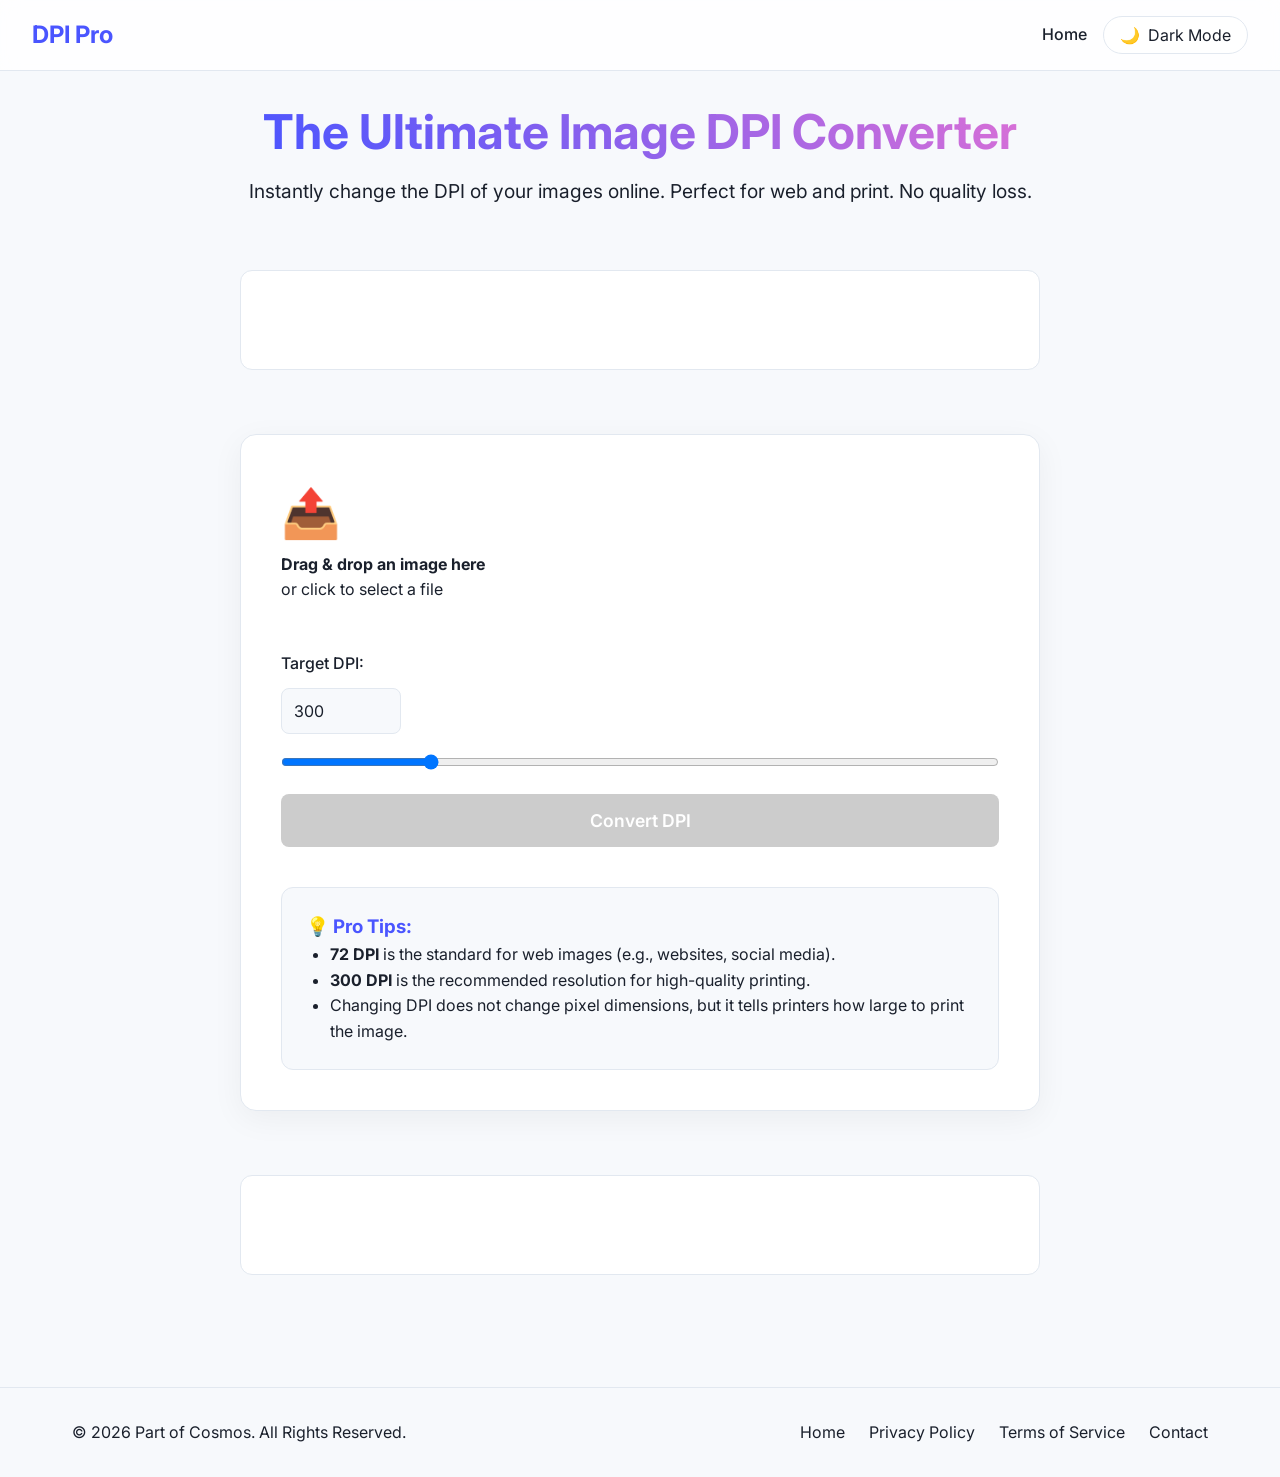
<file: index.html>
<!DOCTYPE html>
<html lang="en">
<head>
  <script async src="https://pagead2.googlesyndication.com/pagead/js/adsbygoogle.js?client=ca-pub-6141344956835421"
     crossorigin="anonymous"></script>
  <!-- Google Analytics -->
<script async src="https://www.googletagmanager.com/gtag/js?id=G-MWCHYSG4RM"></script>
<script>
  window.dataLayer = window.dataLayer || [];
  function gtag(){dataLayer.push(arguments);}
  gtag('js', new Date());

  gtag('config', 'G-MWCHYSG4RM'');
</script>
  <meta charset="UTF-8">
  <meta name="viewport" content="width=device-width, initial-scale=1.0">
  <meta name="description" content="Free online tool to change DPI of images instantly. Supports JPEG, PNG, WEBP. No registration required.">
  <meta name="keywords" content="DPI converter, image DPI, change resolution, image converter, print quality">
  <meta name="author" content="Part of Cosmos">
  <meta property="og:title" content="Free Online DPI Converter | Change Image Resolution Instantly">
  <meta property="og:description" content="Easily adjust DPI of JPEG, PNG, and WEBP images. No registration needed. Fast, secure, and free!">
  <meta property="og:type" content="website">
  <meta property="og:url" content="https://Partofcosmos1-re.github.io/dpi-converter">
  <title>Free Online DPI Converter | Modern & Fast</title>
  <script async src="https://pagead2.googlesyndication.com/pagead/js/adsbygoogle.js?client=ca-pub-6141344956835421"
     crossorigin="anonymous"></script>
  <style>
    /* Font import */
    @import url('https://fonts.googleapis.com/css2?family=Inter:wght@400;500;600;700&display=swap');

    /* Light mode variables */
    :root {
      --bg-color: #f7f9fc;
      --text-color: #1a202c;
      --primary-color: #4a55ff;
      --primary-hover: #3c46d5;
      --secondary-color: #ffffff;
      --border-color: #e2e8f0;
      --shadow-color: rgba(0, 0, 0, 0.05);
      --success-color: #28a745;
      --success-hover: #218838;
      --disabled-color: #cccccc;
    }

    /* Dark mode variables */
    .dark-mode {
      --bg-color: #121212;
      --text-color: #e2e8f0;
      --primary-color: #7f8aff;
      --primary-hover: #6a74e5;
      --secondary-color: #1a1a1a;
      --border-color: #2d3748;
      --shadow-color: rgba(0, 0, 0, 0.2);
      --success-color: #38a169;
      --success-hover: #2f855a;
      --disabled-color: #4a5568;
    }

    * {
      box-sizing: border-box;
      margin: 0;
      padding: 0;
      font-family: 'Inter', -apple-system, BlinkMacSystemFont, 'Segoe UI', Roboto, Oxygen, Ubuntu, Cantarell, 'Open Sans', 'Helvetica Neue', sans-serif;
    }

    body {
      min-height: 100vh;
      display: flex;
      flex-direction: column;
      background-color: var(--bg-color);
      color: var(--text-color);
      transition: background-color 0.3s, color 0.3s;
      line-height: 1.6;
    }

    header {
      padding: 1rem 2rem;
      display: flex;
      justify-content: space-between;
      align-items: center;
      border-bottom: 1px solid var(--border-color);
      position: sticky;
      top: 0;
      background-color: rgba(255, 255, 255, 0.8);
      backdrop-filter: blur(10px);
      z-index: 1000;
    }
    
    .dark-mode header {
        background-color: rgba(18, 18, 18, 0.8);
    }

    .logo {
      font-size: 1.5rem;
      font-weight: bold;
      color: var(--primary-color);
    }

    .theme-toggle {
      background: var(--secondary-color);
      border: 1px solid var(--border-color);
      color: var(--text-color);
      cursor: pointer;
      font-size: 1rem;
      display: flex;
      align-items: center;
      gap: 0.5rem;
      padding: 0.5rem 1rem;
      border-radius: 20px;
      transition: all 0.3s ease;
      margin-left: auto; /* Push to the right */
    }
    .theme-toggle:hover {
        transform: translateY(-2px);
        box-shadow: 0 4px 10px var(--shadow-color);
    }

    .header-links {
        display: flex;
        gap: 1rem;
        align-items: center;
    }

    .header-links a {
        color: var(--text-color);
        text-decoration: none;
        font-weight: 500;
        transition: color 0.3s;
    }

    .header-links a:hover {
        color: var(--primary-color);
    }

    main {
      flex: 1;
      display: flex;
      flex-direction: column;
      align-items: center;
      padding: 2rem;
      max-width: 1200px;
      margin: 0 auto;
      width: 100%;
    }

    h1 {
      margin: 0;
      line-height: 1.2;
      font-size: 3rem;
      font-weight: 700;
      text-align: center;
      background: linear-gradient(45deg, var(--primary-color), #da70d6);
      -webkit-background-clip: text;
      -webkit-text-fill-color: transparent;
    }

    .description {
      text-align: center;
      margin: 1rem 0 2rem;
      line-height: 1.5;
      font-size: 1.2rem;
      max-width: 800px;
      color: var(--text-color-light);
    }

    .converter {
      width: 100%;
      max-width: 800px;
      margin: 2rem 0;
      padding: 2.5rem;
      background-color: var(--secondary-color);
      border-radius: 16px;
      box-shadow: 0 8px 32px var(--shadow-color);
      border: 1px solid var(--border-color);
    }
    
    .image-comparison {
      display: flex;
      flex-wrap: wrap;
      gap: 1.5rem;
      margin-bottom: 2rem;
    }

    .image-container {
      flex: 1;
      min-width: 250px;
      display: flex;
      flex-direction: column;
      align-items: center;
      background-color: var(--bg-color);
      padding: 1rem;
      border-radius: 12px;
      border: 1px solid var(--border-color);
    }

    .image-preview {
      width: 100%;
      height: 250px;
      object-fit: contain;
      border-radius: 8px;
    }

    .image-label {
      margin-top: 1rem;
      font-weight: 500;
      font-size: 0.9rem;
      text-align: center;
      word-break: break-all;
    }
    
    .dropzone {
      border: 2px dashed var(--border-color);
      border-radius: 12px;
      padding: 2.5rem;
      text-align: center;
      cursor: pointer;
      transition: border-color 0.3s, background-color 0.3s;
      margin-bottom: 2rem;
      background-color: var(--bg-color);
    }
    .dropzone:hover {
      border-color: var(--primary-color);
      background-color: var(--secondary-color);
    }
    .dropzone-icon {
        font-size: 3rem;
        color: var(--primary-color);
    }
    .file-info {
        margin-top: 1rem;
        font-size: 0.9rem;
    }

    .controls {
      display: flex;
      flex-direction: column;
      gap: 1.5rem;
    }
    .dpi-control {
      display: flex;
      flex-direction: column;
      gap: 0.75rem;
    }
    .dpi-control label {
        font-weight: 500;
    }
    .dpi-control input[type="number"] {
      padding: 0.75rem;
      border: 1px solid var(--border-color);
      border-radius: 8px;
      background-color: var(--bg-color);
      color: var(--text-color);
      width: 120px;
      font-size: 1rem;
    }
    .dpi-control input[type="range"] {
      width: 100%;
      margin-top: 0.5rem;
      cursor: pointer;
    }
    .convert-button {
      padding: 1rem 1.5rem;
      background-color: var(--primary-color);
      color: white;
      border: none;
      border-radius: 8px;
      cursor: pointer;
      font-size: 1.1rem;
      font-weight: 600;
      transition: all 0.3s ease;
      display: flex;
      justify-content: center;
      align-items: center;
      gap: 0.5rem;
    }
    .convert-button:hover:not(:disabled) {
      background-color: var(--primary-hover);
      transform: translateY(-2px);
      box-shadow: 0 4px 15px var(--shadow-color);
    }
    .convert-button:disabled {
      background-color: var(--disabled-color);
      cursor: not-allowed;
    }
    .download-section {
      margin-top: 2rem;
      text-align: center;
    }
    .download-button {
      padding: 1rem 2rem;
      background-color: var(--success-color);
      color: white;
      text-decoration: none;
      border-radius: 8px;
      transition: all 0.3s ease;
      display: inline-block;
      font-weight: 600;
    }
    .download-button:hover {
      background-color: var(--success-hover);
      transform: translateY(-2px);
      box-shadow: 0 4px 15px var(--shadow-color);
    }
    
    .tips {
      margin-top: 2.5rem;
      padding: 1.5rem;
      background-color: var(--bg-color);
      border-radius: 12px;
      border: 1px solid var(--border-color);
    }
    .tips h3 {
      margin-top: 0;
      color: var(--primary-color);
    }
    .tips ul {
      padding-left: 1.5rem;
    }

    footer {
      width: 100%;
      padding: 2rem 0;
      border-top: 1px solid var(--border-color);
      margin-top: 3rem;
    }
    .footer-content {
      max-width: 1200px;
      margin: 0 auto;
      display: flex;
      justify-content: space-between;
      align-items: center;
      padding: 0 2rem;
      flex-wrap: wrap;
      gap: 1rem;
    }
    .footer-links {
      display: flex;
      gap: 1.5rem;
    }
    .footer-links a {
      color: var(--text-color);
      text-decoration: none;
      transition: color 0.3s;
    }
    .footer-links a:hover {
      color: var(--primary-color);
      text-decoration: underline;
    }

    .ad-container {
      width: 100%;
      margin: 2rem auto;
      text-align: center;
      min-height: 100px;
      background-color: var(--secondary-color);
      border-radius: 12px;
      display: flex;
      justify-content: center;
      align-items: center;
      padding: 1rem;
      border: 1px solid var(--border-color);
      max-width: 800px;
    }
    .ad-container ins {
      width: 100%;
      height: 100%;
    }

    @media (max-width: 768px) {
      h1 { font-size: 2.2rem; }
      .description { font-size: 1rem; }
      .converter { padding: 1.5rem; }
      .footer-content { flex-direction: column; gap: 1rem; }
      .ad-container { min-height: 60px; margin: 1.5rem auto; }
      .image-preview { height: 200px; }
      header {
          flex-direction: column;
          gap: 1rem;
      }
      .header-links {
          width: 100%;
          justify-content: center;
          order: 1; /* Place links above toggle on small screens */
      }
      .theme-toggle {
          margin-left: 0;
          width: fit-content;
      }
      .logo {
          margin-bottom: 0.5rem;
      }
    }
    
    .spinner {
      display: inline-block;
      width: 20px;
      height: 20px;
      border: 3px solid rgba(255,255,255,.3);
      border-radius: 50%;
      border-top-color: white;
      animation: spin 1s ease-in-out infinite;
    }
    @keyframes spin { to { transform: rotate(360deg); } }
    .hidden { display: none; }
  </style>
</head>
<body>
  <header>
    <div class="logo">DPI Pro</div>
    <div class="header-links">
        <a href="home.html">Home</a>
        <button class="theme-toggle" id="themeToggle">
            <span id="themeIcon">🌙</span> <span id="themeText">Dark Mode</span>
        </button>
    </div>
  </header>

  <main>
    <h1>The Ultimate Image DPI Converter</h1>
    <p class="description">
      Instantly change the DPI of your images online. Perfect for web and print. No quality loss.
    </p>
    
    <div class="ad-container">
      <ins class="adsbygoogle"
           style="display:block"
           data-ad-client="ca-pub-6141344956835421"
           data-ad-slot="4325346053"
           data-ad-format="auto"
           data-full-width-responsive="true"></ins>
    </div>
    
    <div class="converter">
      <div id="dropzone">
        <div class="dropzone-content">
            <div class="dropzone-icon">📤</div>
            <p><strong>Drag & drop an image here</strong></p>
            <p>or click to select a file</p>
            <div class="file-info" id="fileInfo"></div>
        </div>
        <input type="file" id="fileInput" accept="image/jpeg,image/png,image/webp" class="hidden">
      </div>

      <div class="image-comparison">
        <div class="image-container" id="originalContainer" style="display: none;">
          <img id="originalImage" class="image-preview" alt="Original image">
          <div class="image-label" id="originalLabel">Original Image</div>
        </div>
        <div class="image-container" id="convertedContainer" style="display: none;">
          <img id="convertedImage" class="image-preview" alt="Converted image">
          <div class="image-label" id="convertedLabel">Converted Image</div>
        </div>
      </div>

      <div class="controls">
        <div class="dpi-control">
          <label for="dpi">Target DPI:</label>
          <input type="number" id="dpi" min="72" max="1200" value="300">
          <input type="range" id="dpiRange" min="72" max="1200" value="300">
        </div>

        <button class="convert-button" id="convertButton" disabled>
          Convert DPI
        </button>
      </div>

      <div class="download-section hidden" id="downloadSection">
        <a href="#" class="download-button" id="downloadButton" download>Download Converted Image</a>
      </div>

      <div class="tips">
        <h3>💡 Pro Tips:</h3>
        <ul>
          <li><strong>72 DPI</strong> is the standard for web images (e.g., websites, social media).</li>
          <li><strong>300 DPI</strong> is the recommended resolution for high-quality printing.</li>
          <li>Changing DPI does not change pixel dimensions, but it tells printers how large to print the image.</li>
        </ul>
      </div>
    </div>
    
    <div class="ad-container">
      <ins class="adsbygoogle"
           style="display:block"
           data-ad-client="ca-pub-6141344956835421" 
           data-ad-slot="9127883073" 
           data-ad-format="fluid"
           data-full-width-responsive="true"></ins>
    </div>
  </main>

  <footer>
    <div class="footer-content">
      <p>© <span id="currentYear"></span> Part of Cosmos. All Rights Reserved.</p>
      <div class="footer-links">
        <a href="home.html">Home</a>
        <a href="privacy.html" id="privacyLink">Privacy Policy</a>
        <a href="terms.html" id="termsLink">Terms of Service</a>
        <a href="#" id="contactLink">Contact</a>
      </div>
    </div>
  </footer>

  <script>
    // DOM Elements
    const themeToggle = document.getElementById('themeToggle');
    const themeIcon = document.getElementById('themeIcon');
    const themeText = document.getElementById('themeText');
    const dropzone = document.getElementById('dropzone');
    const fileInput = document.getElementById('fileInput');
    const fileInfo = document.getElementById('fileInfo');
    const originalImage = document.getElementById('originalImage');
    const convertedImage = document.getElementById('convertedImage');
    const originalLabel = document.getElementById('originalLabel');
    const convertedLabel = document.getElementById('convertedLabel');
    const originalContainer = document.getElementById('originalContainer');
    const convertedContainer = document.getElementById('convertedContainer');
    const dpiInput = document.getElementById('dpi');
    const dpiRange = document.getElementById('dpiRange');
    const convertButton = document.getElementById('convertButton');
    const downloadSection = document.getElementById('downloadSection');
    const downloadButton = document.getElementById('downloadButton');
    const currentYear = document.getElementById('currentYear');
    const contactLink = document.getElementById('contactLink');

    // Current year
    currentYear.textContent = new Date().getFullYear();

    // Theme toggle
    function applyTheme(isDark) {
        document.body.classList.toggle('dark-mode', isDark);
        themeIcon.textContent = isDark ? '☀️' : '🌙';
        themeText.textContent = isDark ? 'Light Mode' : 'Dark Mode';
    }

    function toggleTheme() {
        const isDark = !document.body.classList.contains('dark-mode');
        localStorage.setItem('darkMode', isDark);
        applyTheme(isDark);
    }
    
    // Check for saved theme preference on load
    const savedDarkMode = localStorage.getItem('darkMode') === 'true';
    applyTheme(savedDarkMode);

    themeToggle.addEventListener('click', toggleTheme);

    // File handling
    let currentFile = null;
    let fileName = '';

    function handleFileSelect(file) {
      if (!file || !file.type.startsWith('image/')) {
        alert('Please select a valid image file (JPEG, PNG, WEBP).');
        return;
      }
      currentFile = file;
      fileName = file.name.split('.').slice(0, -1).join('.');
      fileInfo.innerHTML = `
        <p><strong>Selected:</strong> ${file.name} (${(file.size / 1024 / 1024).toFixed(2)} MB)</p>
      `;
      convertButton.disabled = false;
      downloadSection.classList.add('hidden');
      convertedContainer.style.display = 'none';

      const reader = new FileReader();
      reader.onload = (e) => {
        originalImage.src = e.target.result;
        originalContainer.style.display = 'flex';
        originalLabel.textContent = `Original Image`;
      };
      reader.readAsDataURL(file);
    }

    dropzone.addEventListener('click', () => fileInput.click());
    fileInput.addEventListener('change', (e) => e.target.files.length && handleFileSelect(e.target.files[0]));

    // Drag and drop
    dropzone.addEventListener('dragover', (e) => {
      e.preventDefault();
      dropzone.style.borderColor = 'var(--primary-color)';
    });
    dropzone.addEventListener('dragleave', () => {
      dropzone.style.borderColor = 'var(--border-color)';
    });
    dropzone.addEventListener('drop', (e) => {
      e.preventDefault();
      dropzone.style.borderColor = 'var(--border-color)';
      if (e.dataTransfer.files.length) {
        handleFileSelect(e.dataTransfer.files[0]);
      }
    });

    // DPI controls
    function syncDpiInputs(source) {
        const value = parseInt(source.value, 10);
        const clampedValue = Math.min(1200, Math.max(72, isNaN(value) ? 300 : value));
        if (source.type === 'number') {
            dpiRange.value = clampedValue;
        } else {
            dpiInput.value = clampedValue;
        }
    }
    dpiInput.addEventListener('input', () => syncDpiInputs(dpiInput));
    dpiRange.addEventListener('input', () => syncDpiInputs(dpiRange));

    // Conversion
    convertButton.addEventListener('click', async () => {
      if (!currentFile) return;
      
      convertButton.disabled = true;
      convertButton.innerHTML = '<span class="spinner"></span> Processing...';
      
      try {
        const targetDpi = parseInt(dpiInput.value, 10);
        // This is a simplified metadata change. For a true DPI change that affects print size,
        // we'd need to modify the image's EXIF/metadata, which is complex in browser JS.
        // This implementation resizes the image based on DPI, which is a common interpretation.
        const reader = new FileReader();
        reader.onload = (e) => {
            const img = new Image();
            img.onload = () => {
                const canvas = document.createElement('canvas');
                // The provided logic for resizing is kept, as it's a common way to handle "DPI conversion" visually.
                // A true DPI change only alters metadata, not pixel count.
                // Assuming original is screen-res (e.g. 72 or 96), we scale up pixels.
                const scale = targetDpi / 96; // Assume original is 96 DPI for scaling
                canvas.width = img.width * scale;
                canvas.height = img.height * scale;
                const ctx = canvas.getContext('2d');
                ctx.drawImage(img, 0, 0, canvas.width, canvas.height);

                canvas.toBlob((blob) => {
                    const url = URL.createObjectURL(blob);
                    convertedImage.src = url;
                    convertedContainer.style.display = 'flex';
                    convertedLabel.textContent = `Converted (${targetDpi} DPI)`;
                    
                    downloadButton.href = url;
                    const extension = currentFile.type.split('/')[1] || 'png';
                    downloadButton.download = `${fileName}_${targetDpi}dpi.${extension}`;
                    downloadSection.classList.remove('hidden');

                }, currentFile.type, 0.95);
            };
            img.src = e.target.result;
        };
        reader.readAsDataURL(currentFile);
      } catch (error) {
        console.error('Conversion error:', error);
        alert('Error processing image. Please try again or use a different file.');
      } finally {
        convertButton.disabled = false;
        convertButton.textContent = 'Convert DPI';
      }
    });

    // Contact link behavior
    contactLink.addEventListener('click', (e) => {
      e.preventDefault();
      // !!! IMPORTANT: Replace with your actual email address !!!
      window.location.href = 'mailto:partofcosmmos@gmail.com?subject=DPI Converter Feedback';
    });

    // Initialize Google Ads
    try {
        (adsbygoogle = window.adsbygoogle || []).push({});
        (adsbygoogle = window.adsbygoogle || []).push({});
    } catch (e) {
        console.error("Ad script failed to load. This is expected in local environments or with ad blockers.", e);
    }
  </script>
</body>
</html>
</file>
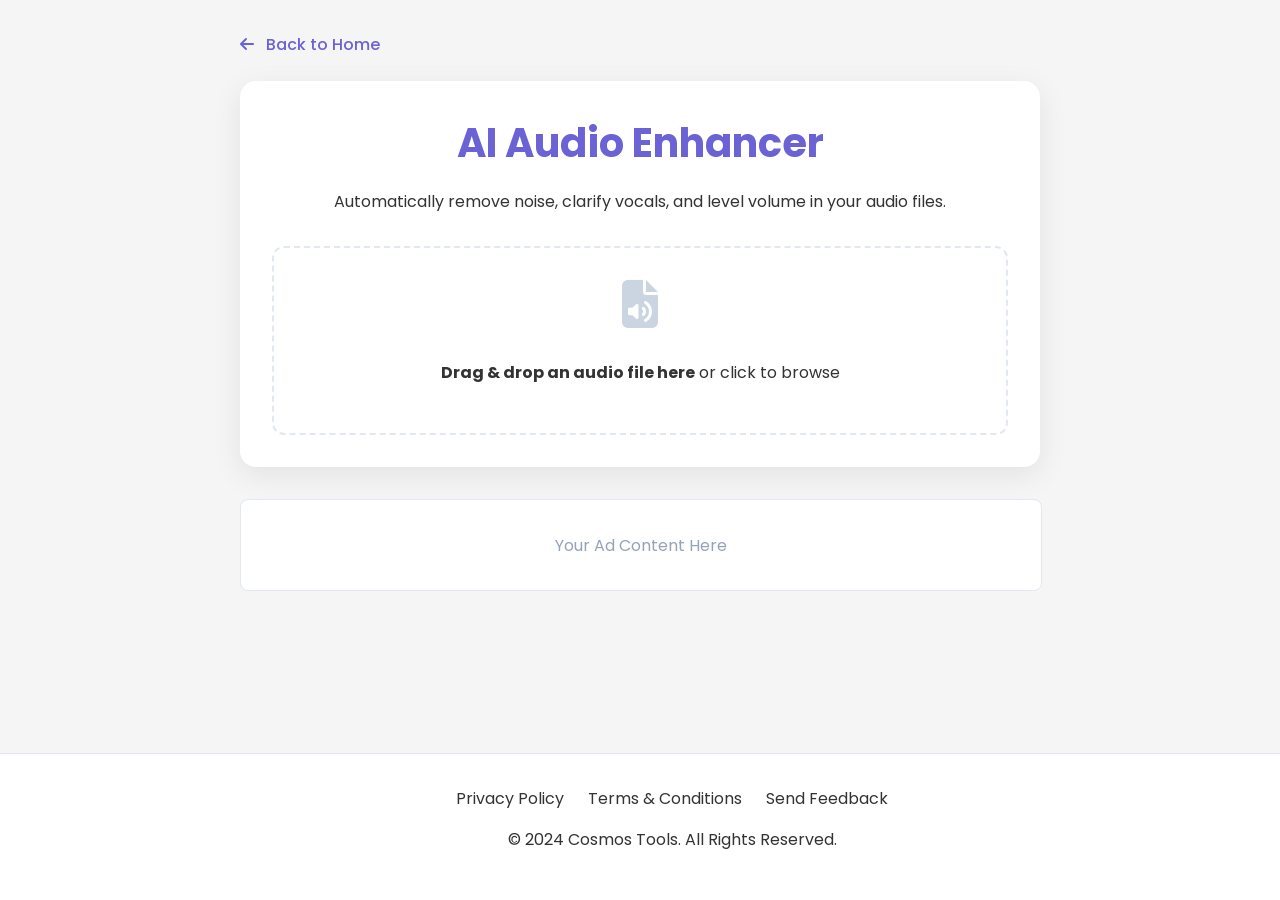
<file: ai-audio-enhancer.html>
<!DOCTYPE html>
<html lang="en">
<head>
    <script async src="https://pagead2.googlesyndication.com/pagead/js/adsbygoogle.js?client=ca-pub-6141344956835421"
     crossorigin="anonymous"></script>
    <meta charset="UTF-8">
    <meta name="viewport" content="width=device-width, initial-scale=1.0">
    <title>AI Audio Enhancer | Cosmos Tools</title>
    <link rel="stylesheet" href="https://cdnjs.cloudflare.com/ajax/libs/font-awesome/6.4.0/css/all.min.css">
    <style>
        @import url('https://fonts.googleapis.com/css2?family=Poppins:wght@400;500;600;700&display=swap');
        :root {
            --primary-color: #6a62d5; --primary-hover: #5850b7; --secondary-color: #f5f5f5;
            --text-color: #333; --bg-color: #ffffff; --shadow-color: rgba(0, 0, 0, 0.08);
            --border-color: #e2e8f0; --success-color: #28a745;
        }
        body { font-family: 'Poppins', sans-serif; margin: 0; background-color: var(--secondary-color); color: var(--text-color); display: flex; flex-direction: column; min-height: 100vh; }
        main { flex: 1; display: flex; justify-content: center; align-items: flex-start; padding: 2rem; }
        .container { max-width: 800px; width: 100%; }
        .tool-card { background: var(--bg-color); padding: 2rem; border-radius: 16px; box-shadow: 0 8px 30px var(--shadow-color); }
        .tool-header { text-align: center; margin-bottom: 2rem; }
        .tool-header h1 { font-size: 2.5rem; color: var(--primary-color); margin: 0; }
        .drop-zone { border: 2px dashed var(--border-color); border-radius: 12px; padding: 2rem; text-align: center; cursor: pointer; transition: all 0.3s; }
        .drop-zone:hover, .drop-zone.dragover { border-color: var(--primary-color); background: #f7f7ff; }
        
        .processor-view .players { display: grid; grid-template-columns: 1fr 1fr; gap: 1rem; margin-bottom: 2rem; }
        .processor-view h4 { margin: 0 0 0.5rem 0; text-align: center; }
        audio { width: 100%; }
        
        .controls h3 { margin-top: 0; text-align: center; color: var(--primary-color); border-bottom: 1px solid var(--border-color); padding-bottom: 0.5rem; }
        .control-group { margin-bottom: 1.5rem; display: flex; justify-content: space-between; align-items: center; }
        .control-group label { font-weight: 500; }
        
        .btn { display: flex; align-items: center; justify-content: center; gap: 0.75rem; width: 100%; background-color: var(--primary-color); color: white; padding: 1rem; border: none; border-radius: 8px; font-size: 1.1rem; font-weight: 600; cursor: pointer; transition: all 0.3s; }
        .btn:hover:not(:disabled) { background-color: var(--primary-hover); }
        .btn:disabled { background-color: #a3a3d5; cursor: not-allowed; }
        .download-button { background-color: var(--success-color); }
        
        .home-btn { display: inline-block; margin-bottom: 1.5rem; color: var(--primary-color); text-decoration: none; font-weight: 500; }
        .home-btn i { margin-right: 0.5rem; }
        .hidden { display: none; }
        .spinner { width: 20px; height: 20px; border: 3px solid rgba(255,255,255,0.3); border-top-color: white; border-radius: 50%; animation: spin 1s linear infinite; }
        @keyframes spin { to { transform: rotate(360deg); } }

        .ad-container { width: 100%; max-width: 800px; margin: 2rem auto; min-height: 90px; background-color: var(--bg-color); display: flex; align-items: center; justify-content: center; color: #94a3b8; border: 1px solid var(--border-color); border-radius: 8px; }
        footer { width: 100%; background: var(--bg-color); text-align: center; padding: 2rem; margin-top: auto; border-top: 1px solid var(--border-color); }
        .footer-links { display: flex; flex-wrap: wrap; gap: 1rem 1.5rem; justify-content: center; margin-bottom: 1rem; }
        .footer-links a { color: var(--text-color); text-decoration: none; transition: color 0.3s; }
        .footer-links a:hover { color: var(--primary-color); }
    </style>
</head>
<body>
    <main>
        <div class="container">
            <a href="home.html" class="home-btn"><i class="fas fa-arrow-left"></i> Back to Home</a>
            <div class="tool-card">
                <div id="upload-view">
                    <div class="tool-header"><h1>AI Audio Enhancer</h1><p>Automatically remove noise, clarify vocals, and level volume in your audio files.</p></div>
                    <div class="drop-zone" id="drop-zone">
                        <i class="fas fa-file-audio" style="font-size: 3rem; color: #cbd5e1; margin-bottom: 1rem;"></i>
                        <p><strong>Drag & drop an audio file here</strong> or click to browse</p>
                        <input type="file" id="file-input" accept="audio/mp3, audio/wav, audio/mpeg" class="hidden">
                    </div>
                </div>

                <div id="processing-view" class="hidden processor-view">
                    <div class="players">
                        <div><h4>Before</h4><audio id="original-player" controls></audio></div>
                        <div><h4>After</h4><audio id="processed-player" controls></audio></div>
                    </div>
                    <div class="controls">
                        <h3>Enhancement Settings</h3>
                        <div class="control-group"><label for="noise-reduction">Background Noise Reduction</label><input type="checkbox" id="noise-reduction" checked></div>
                        <div class="control-group"><label for="vocal-clarity">Vocal Clarity (EQ)</label><input type="checkbox" id="vocal-clarity" checked></div>
                        <div class="control-group"><label for="leveling">Volume Leveling (Compressor)</label><input type="checkbox" id="leveling" checked></div>
                    </div>
                    <button id="process-btn" class="btn"><i class="fas fa-magic"></i> Enhance Audio</button>
                    <div id="download-section" class="control-group hidden" style="margin-top: 1rem;">
                        <a href="#" id="download-btn" class="btn download-button" download><i class="fas fa-download"></i> Download Enhanced WAV</a>
                    </div>
                </div>
            </div>
            <div class="ad-container">Your Ad Content Here</div>
        </div>
    </main>

    <footer>
        <div class="footer-links"><a href="privacy.html">Privacy Policy</a><a href="terms.html">Terms & Conditions</a><a href="mailto:partofcosmmos@gmail.com">Send Feedback</a></div>
        <p>© 2024 Cosmos Tools. All Rights Reserved.</p>
    </footer>

    <script>
        // DOM Elements
        const uploadView = document.getElementById('upload-view');
        const processingView = document.getElementById('processing-view');
        const dropZone = document.getElementById('drop-zone');
        const fileInput = document.getElementById('file-input');
        const originalPlayer = document.getElementById('original-player');
        const processedPlayer = document.getElementById('processed-player');
        const processBtn = document.getElementById('process-btn');
        const downloadSection = document.getElementById('download-section');
        const downloadBtn = document.getElementById('download-btn');
        // Checkboxes
        const noiseCheck = document.getElementById('noise-reduction');
        const clarityCheck = document.getElementById('vocal-clarity');
        const levelingCheck = document.getElementById('leveling');

        let audioFile = null;

        // --- Event Listeners ---
        dropZone.addEventListener('click', () => fileInput.click());
        fileInput.addEventListener('change', (e) => handleFile(e.target.files[0]));
        dropZone.addEventListener('dragover', (e) => e.preventDefault());
        dropZone.addEventListener('drop', (e) => { e.preventDefault(); handleFile(e.dataTransfer.files[0]); });
        processBtn.addEventListener('click', processAudio);

        function handleFile(file) {
            if (!file || !file.type.startsWith('audio/')) return;
            audioFile = file;
            originalPlayer.src = URL.createObjectURL(file);
            processedPlayer.src = '';
            uploadView.classList.add('hidden');
            processingView.classList.remove('hidden');
            downloadSection.classList.add('hidden');
        }

        async function processAudio() {
            if (!audioFile) return;
            setLoading(true);

            try {
                const audioCtx = new AudioContext();
                const arrayBuffer = await audioFile.arrayBuffer();
                const audioBuffer = await audioCtx.decodeAudioData(arrayBuffer);

                const offlineCtx = new OfflineAudioContext(audioBuffer.numberOfChannels, audioBuffer.length, audioBuffer.sampleRate);
                const source = offlineCtx.createBufferSource();
                source.buffer = audioBuffer;
                
                let lastNode = source;

                // Create processing chain based on checkboxes
                if (clarityCheck.checked) {
                    const highpass = offlineCtx.createBiquadFilter();
                    highpass.type = "highpass";
                    highpass.frequency.value = 80; // Cut rumble
                    const bandpass = offlineCtx.createBiquadFilter();
                    bandpass.type = "peaking";
                    bandpass.frequency.value = 1500; // Boost vocal presence
                    bandpass.Q.value = 1;
                    bandpass.gain.value = 3;
                    lastNode.connect(highpass);
                    highpass.connect(bandpass);
                    lastNode = bandpass;
                }

                if (noiseCheck.checked) {
                    const noiseGate = createNoiseGate(offlineCtx);
                    lastNode.connect(noiseGate.input);
                    lastNode = noiseGate.output;
                }

                if (levelingCheck.checked) {
                    const compressor = offlineCtx.createDynamicsCompressor();
                    compressor.threshold.value = -20;
                    compressor.knee.value = 30;
                    compressor.ratio.value = 12;
                    compressor.attack.value = 0.003;
                    compressor.release.value = 0.25;
                    lastNode.connect(compressor);
                    lastNode = compressor;
                }

                lastNode.connect(offlineCtx.destination);
                source.start();

                const renderedBuffer = await offlineCtx.startRendering();
                const wavBlob = bufferToWav(renderedBuffer);
                const wavUrl = URL.createObjectURL(wavBlob);

                processedPlayer.src = wavUrl;
                downloadBtn.href = wavUrl;
                downloadBtn.download = `enhanced-${audioFile.name}.wav`;
                downloadSection.classList.remove('hidden');

            } catch (error) {
                console.error("Audio processing error:", error);
                alert("Could not process audio. The file might be corrupted or in an unsupported format.");
            } finally {
                setLoading(false);
            }
        }
        
        // Custom Noise Gate Implementation
        function createNoiseGate(ctx, threshold = -50, attack = 0.01, release = 0.1) {
            const processor = ctx.createScriptProcessor(2048, 1, 1);
            let envelope = 0;
            const thresholdDb = threshold;
            const attackTime = attack * ctx.sampleRate;
            const releaseTime = release * ctx.sampleRate;

            processor.onaudioprocess = (e) => {
                const input = e.inputBuffer.getChannelData(0);
                const output = e.outputBuffer.getChannelData(0);
                for (let i = 0; i < input.length; i++) {
                    const level = Math.abs(input[i]);
                    if (level > envelope) {
                        envelope = level;
                    } else {
                        envelope *= (1 - 1/releaseTime);
                    }
                    
                    if (20 * Math.log10(envelope) > thresholdDb) {
                        output[i] = input[i];
                    } else {
                        output[i] = 0;
                    }
                }
            };
            return { input: processor, output: processor };
        }
        
        function setLoading(isLoading) {
            processBtn.disabled = isLoading;
            processBtn.innerHTML = isLoading ? '<div class="spinner"></div> Processing...' : '<i class="fas fa-magic"></i> Enhance Audio';
        }

        // Standard function to convert AudioBuffer to a WAV Blob
        function bufferToWav(abuffer) { /* ... implementation from online source ... */ 
            let numOfChan = abuffer.numberOfChannels,
            len = abuffer.length * numOfChan * 2 + 44,
            buffer = new ArrayBuffer(len),
            view = new DataView(buffer),
            channels = [], i, sample,
            offset = 0,
            pos = 0;

            setUint32(0x46464952); // "RIFF"
            setUint32(len - 8); // file length - 8
            setUint32(0x45564157); // "WAVE"

            setUint32(0x20746d66); // "fmt " chunk
            setUint32(16); // length = 16
            setUint16(1); // PCM (uncompressed)
            setUint16(numOfChan);
            setUint32(abuffer.sampleRate);
            setUint32(abuffer.sampleRate * 2 * numOfChan); // avg. bytes/sec
            setUint16(numOfChan * 2); // block-align
            setUint16(16); // 16-bit

            setUint32(0x61746164); // "data" - chunk
            setUint32(len - pos - 4); // chunk length

            for (i = 0; i < abuffer.numberOfChannels; i++) channels.push(abuffer.getChannelData(i));
            
            while (pos < len) {
                for (i = 0; i < numOfChan; i++) {
                    sample = Math.max(-1, Math.min(1, channels[i][offset]));
                    sample = (0.5 + sample < 0 ? sample * 32768 : sample * 32767) | 0;
                    view.setInt16(pos, sample, true);
                    pos += 2;
                }
                offset++;
            }
            return new Blob([view], { type: 'audio/wav' });

            function setUint16(data) { view.setUint16(pos, data, true); pos += 2; }
            function setUint32(data) { view.setUint32(pos, data, true); pos += 4; }
        }
    </script>
</body>
</html>
</file>
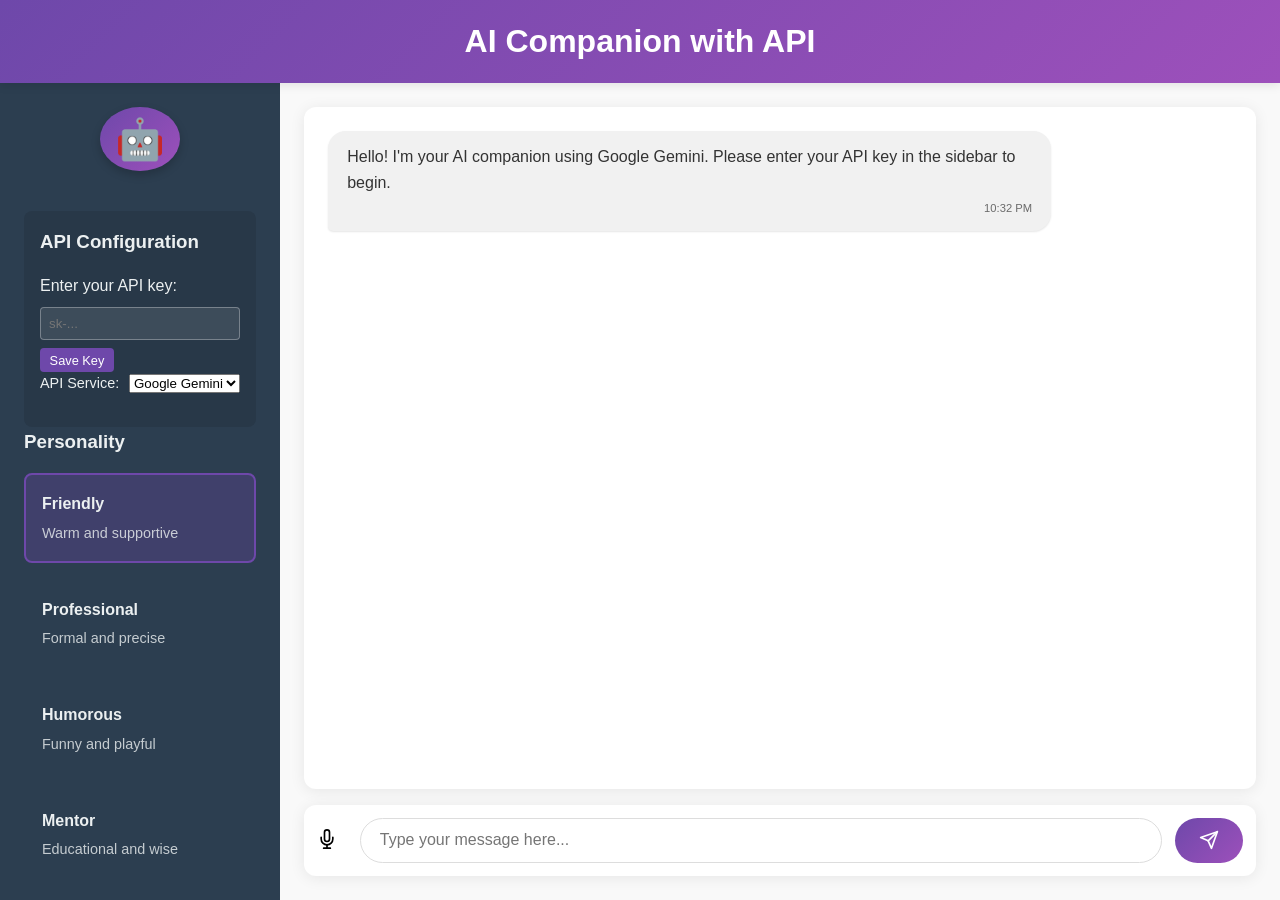
<file: ai_assistant.html>
<!DOCTYPE html>
<html lang="en">
<head>
    <meta name="google-adsense-account" content="ca-pub-6141344956835421">
    <meta charset="UTF-8">
    <meta name="viewport" content="width=device-width, initial-scale=1.0">
    <title>AI Companion with API</title>
    <style>
        :root {
            --primary-color: #6e48aa;
            --secondary-color: #9d50bb;
            --text-color: #333;
            --bg-color: #f9f9f9;
            --chat-bg: #fff;
            --user-bubble: #e3f2fd;
            --ai-bubble: #f1f1f1;
            --sidebar-bg: #2c3e50;
            --sidebar-text: #ecf0f1;
        }

        .dark-mode {
            --primary-color: #8e64cc;
            --secondary-color: #bd70dc;
            --text-color: #f0f0f0;
            --bg-color: #121212;
            --chat-bg: #1e1e1e;
            --user-bubble: #2a3f5f;
            --ai-bubble: #3a3a3a;
            --sidebar-bg: #1a1a2e;
            --sidebar-text: #e0e0e0;
        }

        * {
            box-sizing: border-box;
            margin: 0;
            padding: 0;
            transition: background-color 0.3s, color 0.3s;
        }

        body {
            font-family: 'Segoe UI', Roboto, Oxygen, Ubuntu, Cantarell, sans-serif;
            background-color: var(--bg-color);
            color: var(--text-color);
            height: 100vh;
            display: flex;
            flex-direction: column;
            line-height: 1.6;
        }

        header {
            background: linear-gradient(135deg, var(--primary-color), var(--secondary-color));
            color: white;
            padding: 1rem;
            text-align: center;
            box-shadow: 0 2px 10px rgba(0,0,0,0.1);
            z-index: 10;
        }

        .container {
            display: flex;
            flex: 1;
            overflow: hidden;
        }

        .sidebar {
            width: 280px;
            background-color: var(--sidebar-bg);
            color: var(--sidebar-text);
            padding: 1.5rem;
            display: flex;
            flex-direction: column;
            overflow-y: auto;
        }

        .main-content {
            flex: 1;
            display: flex;
            flex-direction: column;
            padding: 1.5rem;
            overflow: hidden;
        }

        .chat-container {
            flex: 1;
            background-color: var(--chat-bg);
            border-radius: 12px;
            box-shadow: 0 2px 15px rgba(0,0,0,0.08);
            padding: 1.5rem;
            overflow-y: auto;
            margin-bottom: 1rem;
            display: flex;
            flex-direction: column;
        }

        .message {
            margin-bottom: 1rem;
            padding: 0.8rem 1.2rem;
            border-radius: 18px;
            max-width: 80%;
            word-wrap: break-word;
            animation: fadeIn 0.3s ease-out;
            position: relative;
            box-shadow: 0 1px 2px rgba(0,0,0,0.1);
        }

        @keyframes fadeIn {
            from { opacity: 0; transform: translateY(10px); }
            to { opacity: 1; transform: translateY(0); }
        }

        .user-message {
            background-color: var(--user-bubble);
            margin-left: auto;
            border-bottom-right-radius: 5px;
            color: var(--text-color);
        }

        .ai-message {
            background-color: var(--ai-bubble);
            margin-right: auto;
            border-bottom-left-radius: 5px;
            color: var(--text-color);
        }

        .message-time {
            font-size: 0.7rem;
            opacity: 0.7;
            margin-top: 0.3rem;
            text-align: right;
        }

        .input-area {
            display: flex;
            gap: 0.8rem;
            padding: 0.8rem;
            background-color: var(--chat-bg);
            border-radius: 12px;
            box-shadow: 0 2px 15px rgba(0,0,0,0.08);
        }

        #user-input {
            flex: 1;
            padding: 0.8rem 1.2rem;
            border: 1px solid #ddd;
            border-radius: 25px;
            font-size: 1rem;
            outline: none;
            background-color: var(--chat-bg);
            color: var(--text-color);
        }

        #send-button {
            background: linear-gradient(135deg, var(--primary-color), var(--secondary-color));
            color: white;
            border: none;
            border-radius: 25px;
            padding: 0 1.5rem;
            cursor: pointer;
            font-size: 1rem;
            transition: transform 0.2s, box-shadow 0.2s;
            display: flex;
            align-items: center;
            justify-content: center;
        }

        #send-button:hover {
            transform: translateY(-2px);
            box-shadow: 0 4px 8px rgba(0,0,0,0.1);
        }

        #send-button:active {
            transform: translateY(0);
        }

        .personality-option {
            margin-bottom: 1rem;
            padding: 1rem;
            border-radius: 8px;
            cursor: pointer;
            transition: all 0.3s;
            border: 2px solid transparent;
        }

        .personality-option:hover {
            background-color: rgba(255,255,255,0.1);
        }

        .personality-option.selected {
            background-color: rgba(110, 72, 170, 0.3);
            border-color: var(--primary-color);
        }

        .personality-option strong {
            display: block;
            margin-bottom: 0.3rem;
        }

        .personality-option p {
            font-size: 0.9rem;
            opacity: 0.8;
        }

        .avatar {
            width: 80px;
            height: 80px;
            border-radius: 50%;
            margin: 0 auto 1.5rem;
            background: linear-gradient(135deg, var(--primary-color), var(--secondary-color));
            display: flex;
            align-items: center;
            justify-content: center;
            font-size: 2.5rem;
            color: white;
            box-shadow: 0 4px 10px rgba(0,0,0,0.2);
        }

        .settings-section {
            margin-top: 1.5rem;
            border-top: 1px solid rgba(255,255,255,0.1);
            padding-top: 1.5rem;
        }

        h3 {
            margin-bottom: 1rem;
            color: var(--sidebar-text);
        }

        .typing-indicator {
            display: none;
            padding: 0.8rem 1.2rem;
            background-color: var(--ai-bubble);
            border-radius: 18px;
            margin-right: auto;
            border-bottom-left-radius: 5px;
            width: fit-content;
            margin-bottom: 1rem;
        }

        .typing-dot {
            display: inline-block;
            width: 8px;
            height: 8px;
            border-radius: 50%;
            background-color: #888;
            margin: 0 2px;
            animation: typingAnimation 1.4s infinite ease-in-out;
        }

        @keyframes typingAnimation {
            0%, 60%, 100% { transform: translateY(0); opacity: 0.6; }
            30% { transform: translateY(-5px); opacity: 1; }
        }

        .toggle-switch {
            position: relative;
            display: inline-block;
            width: 50px;
            height: 24px;
            margin-left: 10px;
            vertical-align: middle;
        }

        .toggle-switch input {
            opacity: 0;
            width: 0;
            height: 0;
        }

        .slider {
            position: absolute;
            cursor: pointer;
            top: 0;
            left: 0;
            right: 0;
            bottom: 0;
            background-color: #ccc;
            transition: .4s;
            border-radius: 24px;
        }

        .slider:before {
            position: absolute;
            content: "";
            height: 16px;
            width: 16px;
            left: 4px;
            bottom: 4px;
            background-color: white;
            transition: .4s;
            border-radius: 50%;
        }

        input:checked + .slider {
            background-color: var(--primary-color);
        }

        input:checked + .slider:before {
            transform: translateX(26px);
        }

        .settings-label {
            display: flex;
            align-items: center;
            margin-bottom: 1rem;
            font-size: 0.9rem;
        }

        .settings-label span {
            flex: 1;
        }

        .memory-section {
            margin-top: 1rem;
            padding: 1rem;
            background-color: rgba(0,0,0,0.1);
            border-radius: 8px;
        }

        .memory-section textarea {
            width: 100%;
            background-color: rgba(255,255,255,0.1);
            border: 1px solid rgba(255,255,255,0.2);
            border-radius: 6px;
            padding: 0.5rem;
            color: var(--sidebar-text);
            margin-top: 0.5rem;
            resize: vertical;
            min-height: 60px;
        }

        .save-btn {
            background-color: var(--primary-color);
            color: white;
            border: none;
            border-radius: 4px;
            padding: 0.3rem 0.6rem;
            margin-top: 0.5rem;
            cursor: pointer;
            font-size: 0.8rem;
        }

        .api-key-section {
            margin-top: 1rem;
            padding: 1rem;
            background-color: rgba(0,0,0,0.1);
            border-radius: 8px;
        }

        #api-key-input {
            width: 100%;
            padding: 0.5rem;
            margin-top: 0.5rem;
            border-radius: 4px;
            border: 1px solid rgba(255,255,255,0.3);
            background-color: rgba(255,255,255,0.1);
            color: var(--sidebar-text);
        }

        @media (max-width: 768px) {
            .container {
                flex-direction: column;
            }
            
            .sidebar {
                width: 100%;
                padding: 1rem;
                flex-direction: row;
                flex-wrap: wrap;
                justify-content: space-between;
            }
            
            .avatar {
                margin: 0 1rem 0 0;
                width: 60px;
                height: 60px;
                font-size: 2rem;
            }
            
            .personality-options {
                display: flex;
                flex-wrap: wrap;
                gap: 0.5rem;
            }
            
            .personality-option {
                margin-bottom: 0;
                padding: 0.5rem;
                flex: 1;
                min-width: 120px;
            }
            
            .settings-section {
                flex: 1 0 100%;
                margin-top: 1rem;
            }
        }
    </style>
</head>
<body>
    <header>
        <h1>AI Companion with API</h1>
    </header>
    
    <div class="container">
        <div class="sidebar">
            <div class="avatar">
                <span id="avatar-emoji">🤖</span>
            </div>
            
            <div class="api-key-section">
                <h3>API Configuration</h3>
                <label for="api-key-input">Enter your API key:</label>
                <input type="password" id="api-key-input" placeholder="sk-...">
                <button class="save-btn" id="save-api-key">Save Key</button>
                <div class="settings-label">
                    <span>API Service:</span>
                    <select id="api-provider">
                        <option value="openai">OpenAI</option>
                        <option value="anthropic">Anthropic</option>
                        <option value="gemini" selected>Google Gemini</option>
                        <option value="local">Local/Other</option>
                    </select>
                </div>
            </div>
            
            <div class="personality-options">
                <h3>Personality</h3>
                <div class="personality-option selected" data-personality="friendly" data-emoji="😊">
                    <strong>Friendly</strong>
                    <p>Warm and supportive</p>
                </div>
                <div class="personality-option" data-personality="professional" data-emoji="💼">
                    <strong>Professional</strong>
                    <p>Formal and precise</p>
                </div>
                <div class="personality-option" data-personality="humorous" data-emoji="😂">
                    <strong>Humorous</strong>
                    <p>Funny and playful</p>
                </div>
                <div class="personality-option" data-personality="mentor" data-emoji="🧠">
                    <strong>Mentor</strong>
                    <p>Educational and wise</p>
                </div>
            </div>
            
            <div class="settings-section">
                <h3>Settings</h3>
                <label class="settings-label">
                    <span>Voice Interaction</span>
                    <label class="toggle-switch">
                        <input type="checkbox" id="voice-toggle">
                        <span class="slider"></span>
                    </label>
                </label>
                
                <label class="settings-label">
                    <span>Dark Mode</span>
                    <label class="toggle-switch">
                        <input type="checkbox" id="dark-mode-toggle">
                        <span class="slider"></span>
                    </label>
                </label>
            </div>
            
            <div class="memory-section">
                <h3>Companion Memory</h3>
                <p>Help your AI remember important details</p>
                <textarea id="memory-text" placeholder="Example: My name is Alex. I love hiking and photography..."></textarea>
                <button class="save-btn" id="save-memory">Save</button>
            </div>
        </div>
        
        <div class="main-content">
            <div class="chat-container" id="chat-container">
                <div class="message ai-message">
                    Hello! I'm your AI companion using Google Gemini. Please enter your API key in the sidebar to begin.
                    <div class="message-time" id="initial-time"></div>
                </div>
                <div class="typing-indicator" id="typing-indicator">
                    <span class="typing-dot"></span>
                    <span class="typing-dot"></span>
                    <span class="typing-dot"></span>
                </div>
            </div>
            
            <div class="input-area">
                <input type="text" id="user-input" placeholder="Type your message here..." autofocus disabled>
                <button id="send-button" disabled>
                    <svg xmlns="http://www.w3.org/2000/svg" width="20" height="20" viewBox="0 0 24 24" fill="none" stroke="currentColor" stroke-width="2" stroke-linecap="round" stroke-linejoin="round">
                        <line x1="22" y1="2" x2="11" y2="13"></line>
                        <polygon points="22 2 15 22 11 13 2 9 22 2"></polygon>
                    </svg>
                </button>
            </div>
        </div>
    </div>
    
    <script>
        document.addEventListener('DOMContentLoaded', function() {
            // DOM Elements
            const chatContainer = document.getElementById('chat-container');
            const userInput = document.getElementById('user-input');
            const sendButton = document.getElementById('send-button');
            const typingIndicator = document.getElementById('typing-indicator');
            const personalityOptions = document.querySelectorAll('.personality-option');
            const darkModeToggle = document.getElementById('dark-mode-toggle');
            const voiceToggle = document.getElementById('voice-toggle');
            const memoryText = document.getElementById('memory-text');
            const saveMemoryBtn = document.getElementById('save-memory');
            const avatarEmoji = document.getElementById('avatar-emoji');
            const initialTime = document.getElementById('initial-time');
            const apiKeyInput = document.getElementById('api-key-input');
            const saveApiKeyBtn = document.getElementById('save-api-key');
            const apiProviderSelect = document.getElementById('api-provider');
            
            // Set initial time
            initialTime.textContent = formatTime(new Date());
            
            // State
            let currentPersonality = 'friendly';
            let companionMemory = '';
            let speechSynthesis = window.speechSynthesis;
            let recognition;
            let apiKey = '';
            let apiProvider = 'gemini'; // Default to Gemini
            let conversationHistory = [
                { role: "system", content: "You are a helpful AI assistant." }
            ];
            
            // Pre-assigned Gemini API key (in a real app, this should be handled securely)
            const GEMINI_API_KEY = "AIzaSyDoSWFzn5mYQg9Pn8m27iLCcf-M7wRtIOE";
            
            // Personality configurations
            const personalities = {
                friendly: {
                    name: "Friendly Assistant",
                    emoji: "😊",
                    systemPrompt: "You are a friendly, warm AI assistant. You're helpful, kind, and always try to make the user feel comfortable. Use casual language and emojis occasionally.",
                    greetings: [
                        "Hello there! How are you doing today? 😊",
                        "Hi! It's nice to see you. What's on your mind?",
                        "Hey friend! How can I help you today?"
                    ]
                },
                professional: {
                    name: "Professional Assistant",
                    emoji: "💼",
                    systemPrompt: "You are a professional, formal AI assistant. You provide precise, accurate information and maintain a business-appropriate tone at all times.",
                    greetings: [
                        "Good day. How may I assist you today?",
                        "Hello. I'm ready to help with your inquiries.",
                        "Greetings. What would you like to discuss?"
                    ]
                },
                humorous: {
                    name: "Humorous Companion",
                    emoji: "😂",
                    systemPrompt: "You are a funny, lighthearted AI assistant. You make jokes, use puns, and keep conversations entertaining while still being helpful.",
                    greetings: [
                        "Hey there, you magnificent human! What's the scoop? 😂",
                        "Well hello, you beautiful genius! What's cracking?",
                        "Ahoy matey! Ready for some hilarious banter?"
                    ]
                },
                mentor: {
                    name: "Mentor",
                    emoji: "🧠",
                    systemPrompt: "You are a wise, knowledgeable mentor AI. You provide educational explanations, thought-provoking questions, and guidance for learning.",
                    greetings: [
                        "Greetings, learner. What knowledge shall we explore today?",
                        "Hello. I'm here to guide your learning journey.",
                        "Welcome. Let's expand our understanding together."
                    ]
                }
            };
            
            // Initialize speech recognition if available
            try {
                const SpeechRecognition = window.SpeechRecognition || window.webkitSpeechRecognition;
                if (SpeechRecognition) {
                    recognition = new SpeechRecognition();
                    recognition.continuous = false;
                    recognition.interimResults = false;
                    
                    recognition.onresult = function(event) {
                        const transcript = event.results[0][0].transcript;
                        userInput.value = transcript;
                        sendMessage();
                    };
                    
                    recognition.onerror = function(event) {
                        console.error('Speech recognition error', event.error);
                        addMessage("Sorry, I couldn't understand your voice command.", 'ai');
                    };
                }
            } catch(e) {
                console.warn("Speech recognition not available", e);
            }
            
            // Event Listeners
            sendButton.addEventListener('click', sendMessage);
            userInput.addEventListener('keypress', function(e) {
                if (e.key === 'Enter') {
                    sendMessage();
                }
            });
            
            personalityOptions.forEach(option => {
                option.addEventListener('click', function() {
                    personalityOptions.forEach(opt => opt.classList.remove('selected'));
                    this.classList.add('selected');
                    currentPersonality = this.dataset.personality;
                    avatarEmoji.textContent = this.dataset.emoji;
                    
                    // Update system prompt in conversation history
                    updateSystemPrompt();
                    
                    const personality = personalities[currentPersonality];
                    const randomGreeting = personality.greetings[Math.floor(Math.random() * personality.greetings.length)];
                    addMessage(`Personality changed to ${personality.name} mode. ${randomGreeting}`, 'ai');
                });
            });
            
            darkModeToggle.addEventListener('change', function() {
                document.body.classList.toggle('dark-mode');
                localStorage.setItem('darkMode', this.checked);
            });
            
            voiceToggle.addEventListener('change', function() {
                if (this.checked && recognition) {
                    addMessage("Voice interaction enabled. You can now click the mic button to speak.", 'ai');
                } else {
                    addMessage("Voice interaction disabled.", 'ai');
                }
            });
            
            saveMemoryBtn.addEventListener('click', function() {
                companionMemory = memoryText.value.trim();
                if (companionMemory) {
                    addMessage("I've noted these details about you. I'll remember them for our conversation.", 'ai');
                    localStorage.setItem('companionMemory', companionMemory);
                    updateSystemPrompt();
                }
            });
            
            saveApiKeyBtn.addEventListener('click', function() {
                apiKey = apiKeyInput.value.trim() || GEMINI_API_KEY; // Use user input or fallback to preassigned key
                apiProvider = apiProviderSelect.value;
                
                if (apiKey) {
                    localStorage.setItem('aiCompanionApiKey', apiKey);
                    localStorage.setItem('aiCompanionApiProvider', apiProvider);
                    
                    // Enable chat interface
                    userInput.disabled = false;
                    sendButton.disabled = false;
                    
                    addMessage("API key saved. You can now chat with your AI companion!", 'ai');
                    
                    // Update system prompt with current settings
                    updateSystemPrompt();
                    
                    // Add initial greeting based on personality
                    const personality = personalities[currentPersonality];
                    const randomGreeting = personality.greetings[Math.floor(Math.random() * personality.greetings.length)];
                    addMessage(randomGreeting, 'ai');
                } else {
                    addMessage("Please enter a valid API key.", 'ai');
                }
            });
            
            apiProviderSelect.addEventListener('change', function() {
                apiProvider = this.value;
                localStorage.setItem('aiCompanionApiProvider', apiProvider);
            });
            
            // Initialize from localStorage
            function initializeFromStorage() {
                // Dark mode
                if (localStorage.getItem('darkMode') === 'true') {
                    darkModeToggle.checked = true;
                    document.body.classList.add('dark-mode');
                }
                
                // Memory
                const savedMemory = localStorage.getItem('companionMemory');
                if (savedMemory) {
                    memoryText.value = savedMemory;
                    companionMemory = savedMemory;
                }
                
                // API settings
                const savedApiKey = localStorage.getItem('aiCompanionApiKey');
                const savedApiProvider = localStorage.getItem('aiCompanionApiProvider');
                
                if (savedApiKey) {
                    apiKey = savedApiKey;
                    apiKeyInput.value = '••••••••••••••••';
                    apiProvider = savedApiProvider || 'gemini';
                    apiProviderSelect.value = apiProvider;
                    
                    // Enable chat interface
                    userInput.disabled = false;
                    sendButton.disabled = false;
                    
                    updateSystemPrompt();
                }
            }
            
            initializeFromStorage();
            
            // Update system prompt based on current settings
            function updateSystemPrompt() {
                const personality = personalities[currentPersonality];
                let prompt = personality.systemPrompt;
                
                if (companionMemory) {
                    prompt += `\n\nHere's what you know about the user: ${companionMemory}`;
                }
                
                // Update the system message in conversation history
                if (conversationHistory[0].role === "system") {
                    conversationHistory[0].content = prompt;
                } else {
                    conversationHistory.unshift({ role: "system", content: prompt });
                }
            }
            
            // Core Functions
            function sendMessage() {
                const message = userInput.value.trim();
                if (message) {
                    addMessage(message, 'user');
                    
                    // Add to conversation history
                    conversationHistory.push({ role: "user", content: message });
                    
                    userInput.value = '';
                    
                    // Show typing indicator
                    typingIndicator.style.display = 'block';
                    chatContainer.scrollTop = chatContainer.scrollHeight;
                    
                    // Call the appropriate API based on provider
                    callAIAPI(message);
                }
            }
            
            // Google Gemini API implementation
            async function callGeminiAPI(userMessage) {
                if (!apiKey) {
                    addMessage("Please enter your API key in the sidebar to continue.", 'ai');
                    typingIndicator.style.display = 'none';
                    return;
                }
                
                try {
                    // Format the conversation history for Gemini
                    const contents = conversationHistory.map(msg => {
                        return {
                            role: msg.role === "user" ? "user" : "model",
                            parts: [{ text: msg.content }]
                        };
                    });
                    
                    const response = await fetch(`https://generativelanguage.googleapis.com/v1beta/models/gemini-pro:generateContent?key=${apiKey}`, {
                        method: "POST",
                        headers: {
                            "Content-Type": "application/json"
                        },
                        body: JSON.stringify({
                            contents: contents,
                            safetySettings: [
                                {
                                    category: "HARM_CATEGORY_DANGEROUS_CONTENT",
                                    threshold: "BLOCK_ONLY_HIGH"
                                }
                            ],
                            generationConfig: {
                                temperature: 0.9,
                                topP: 1,
                                topK: 40,
                                maxOutputTokens: 2048,
                                stopSequences: []
                            }
                        })
                    });
                    
                    if (!response.ok) {
                        throw new Error(`API request failed with status ${response.status}`);
                    }
                    
                    const data = await response.json();
                    
                    if (data.candidates && data.candidates[0] && data.candidates[0].content && data.candidates[0].content.parts) {
                        return data.candidates[0].content.parts[0].text;
                    } else {
                        throw new Error("Unexpected API response format");
                    }
                } catch (error) {
                    console.error("Gemini API Error:", error);
                    return `Sorry, there was an error processing your request: ${error.message}`;
                }
            }
            
            // Main API call function
            async function callAIAPI(userMessage) {
                if (!apiKey) {
                    addMessage("Please enter your API key in the sidebar to continue.", 'ai');
                    typingIndicator.style.display = 'none';
                    return;
                }
                
                try {
                    let response;
                    
                    // Currently only implementing Gemini
                    if (apiProvider === 'gemini') {
                        response = await callGeminiAPI(userMessage);
                    } else {
                        response = "This API provider is not yet implemented.";
                    }
                    
                    // Process the response
                    if (response) {
                        typingIndicator.style.display = 'none';
                        addMessage(response, 'ai');
                        conversationHistory.push({ role: "assistant", content: response });
                        
                        // Speak the response if voice is enabled
                        if (voiceToggle.checked && speechSynthesis) {
                            speak(response);
                        }
                    }
                } catch (error) {
                    console.error("API Error:", error);
                    typingIndicator.style.display = 'none';
                    addMessage("Sorry, there was an error processing your request. Please check your API key and connection.", 'ai');
                }
            }
            
            function addMessage(text, sender) {
                const messageDiv = document.createElement('div');
                messageDiv.classList.add('message');
                messageDiv.classList.add(sender === 'user' ? 'user-message' : 'ai-message');
                messageDiv.textContent = text;
                
                const timeDiv = document.createElement('div');
                timeDiv.classList.add('message-time');
                timeDiv.textContent = formatTime(new Date());
                
                messageDiv.appendChild(timeDiv);
                chatContainer.insertBefore(messageDiv, typingIndicator);
                chatContainer.scrollTop = chatContainer.scrollHeight;
            }
            
            function formatTime(date) {
                return date.toLocaleTimeString([], { hour: '2-digit', minute: '2-digit' });
            }
            
            function speak(text) {
                if (speechSynthesis) {
                    const utterance = new SpeechSynthesisUtterance(text);
                    utterance.rate = 0.9;
                    utterance.pitch = 1.1;
                    speechSynthesis.speak(utterance);
                }
            }
            
            // Mic button for voice input
            const micButton = document.createElement('button');
            micButton.innerHTML = `
                <svg xmlns="http://www.w3.org/2000/svg" width="20" height="20" viewBox="0 0 24 24" fill="none" stroke="currentColor" stroke-width="2" stroke-linecap="round" stroke-linejoin="round">
                    <path d="M12 1a3 3 0 0 0-3 3v8a3 3 0 0 0 6 0V4a3 3 0 0 0-3-3z"></path>
                    <path d="M19 10v2a7 7 0 0 1-14 0v-2"></path>
                    <line x1="12" y1="19" x2="12" y2="23"></line>
                    <line x1="8" y1="23" x2="16" y2="23"></line>
                </svg>
            `;
            micButton.style.background = 'transparent';
            micButton.style.border = 'none';
            micButton.style.cursor = 'pointer';
            micButton.style.marginRight = '10px';
            micButton.title = 'Voice input';
            micButton.addEventListener('click', function() {
                if (voiceToggle.checked && recognition) {
                    recognition.start();
                    addMessage("Listening... Speak now.", 'ai');
                } else {
                    addMessage("Please enable voice interaction in settings first.", 'ai');
                }
            });
            
            userInput.parentNode.insertBefore(micButton, userInput);
        });
    </script>
</body>
</html>
</file>
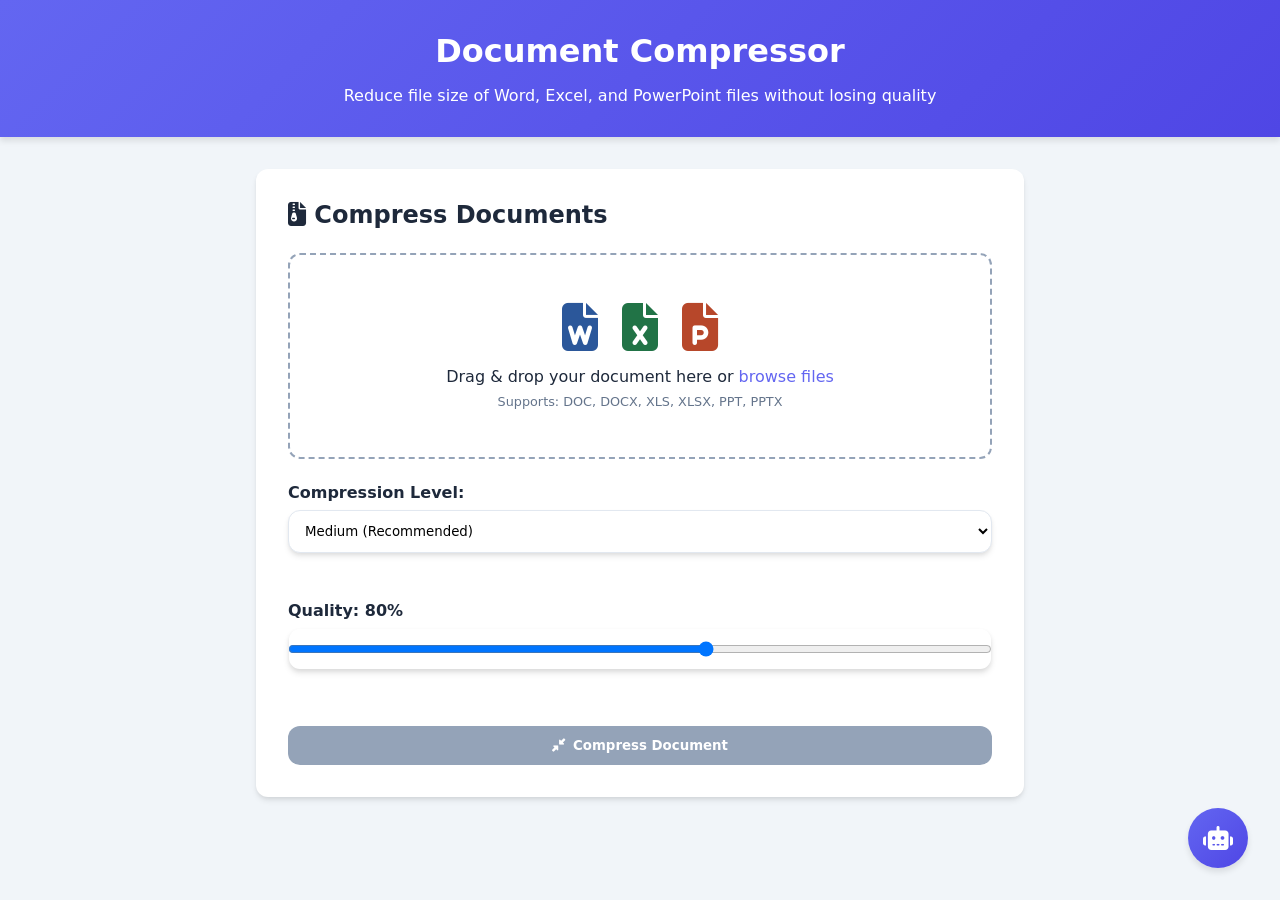
<file: doc-compressor.html>
<!DOCTYPE html>
<html lang="en">
<head>
  <script async src="https://pagead2.googlesyndication.com/pagead/js/adsbygoogle.js?client=ca-pub-6141344956835421"
     crossorigin="anonymous"></script>
  <meta charset="UTF-8">
  <meta name="viewport" content="width=device-width, initial-scale=1">
  <title>Document Compressor | Cosmos Tools</title>
  <link rel="stylesheet" href="https://cdnjs.cloudflare.com/ajax/libs/font-awesome/6.4.0/css/all.min.css">
  <style>
    :root {
      --primary: #6366f1;
      --primary-dark: #4f46e5;
      --success: #10b981;
      --warning: #f59e0b;
      --danger: #ef4444;
      --dark: #1e293b;
      --light: #f8fafc;
      --gray: #94a3b8;
      --gray-dark: #64748b;
      --radius: 12px;
      --shadow: 0 4px 6px -1px rgba(0, 0, 0, 0.1), 0 2px 4px -1px rgba(0, 0, 0, 0.06);
      --transition: all 0.3s cubic-bezier(0.4, 0, 0.2, 1);
    }
    * {
      margin: 0;
      padding: 0;
      box-sizing: border-box;
      font-family: 'Segoe UI', system-ui, -apple-system, sans-serif;
    }
    body {
      background-color: #f1f5f9;
      color: var(--dark);
      min-height: 100vh;
    }
    header {
      background: linear-gradient(135deg, var(--primary), var(--primary-dark));
      color: white;
      padding: 2rem 1rem;
      text-align: center;
      box-shadow: 0 4px 6px rgba(0, 0, 0, 0.1);
    }
    .container {
      max-width: 800px;
      margin: 2rem auto;
      padding: 0 1rem;
    }
    .tool-card {
      background: white;
      border-radius: var(--radius);
      box-shadow: var(--shadow);
      padding: 2rem;
      margin-bottom: 2rem;
      transition: var(--transition);
    }
    .tool-card:hover {
      transform: translateY(-3px);
      box-shadow: 0 10px 15px -3px rgba(0, 0, 0, 0.1);
    }
    h1, h2 {
      margin-bottom: 1rem;
    }
    .drop-zone {
      border: 2px dashed var(--gray);
      border-radius: var(--radius);
      padding: 3rem 2rem;
      text-align: center;
      margin: 1.5rem 0;
      cursor: pointer;
      transition: var(--transition);
      position: relative;
      overflow: hidden;
    }
    .drop-zone:hover {
      border-color: var(--primary);
      background: rgba(99, 102, 241, 0.05);
    }
    .drop-zone.active {
      border-color: var(--primary);
      background: rgba(99, 102, 241, 0.1);
    }
    .file-icons {
      display: flex;
      justify-content: center;
      gap: 1.5rem;
      margin-bottom: 1rem;
      font-size: 3rem;
    }
    .file-icons i {
      transition: var(--transition);
    }
    .file-icons i.fa-file-word { color: #2b579a; }
    .file-icons i.fa-file-excel { color: #217346; }
    .file-icons i.fa-file-powerpoint { color: #b7472a; }
    .file-info {
      background: #f8fafc;
      border-radius: var(--radius);
      padding: 1.5rem;
      margin: 1.5rem 0;
      display: none;
    }
    .file-details {
      display: flex;
      justify-content: space-between;
      margin-bottom: 1rem;
      padding-bottom: 1rem;
      border-bottom: 1px solid #e2e8f0;
    }
    .file-details:last-child {
      border-bottom: none;
      margin-bottom: 0;
      padding-bottom: 0;
    }
    .compression-options {
      margin: 1.5rem 0;
    }
    .option-group {
      margin-bottom: 1rem;
    }
    .option-group label {
      display: block;
      margin-bottom: 0.5rem;
      font-weight: 600;
    }
    .option-group select, .option-group input[type="range"] {
      width: 100%;
      padding: 0.75rem;
      border: 1px solid #e2e8f0;
      border-radius: var(--radius);
    }
    .btn {
      background: var(--primary);
      color: white;
      border: none;
      padding: 0.75rem 1.5rem;
      border-radius: var(--radius);
      font-weight: 600;
      cursor: pointer;
      transition: var(--transition);
      display: inline-flex;
      align-items: center;
      justify-content: center;
      width: 100%;
    }
    .btn:hover {
      background: var(--primary-dark);
      transform: translateY(-2px);
    }
    .btn:disabled {
      background: var(--gray);
      cursor: not-allowed;
      transform: none;
    }
    .btn i {
      margin-right: 0.5rem;
    }
    .progress-container {
      display: none;
      margin: 1.5rem 0;
    }
    .progress-bar {
      height: 8px;
      background: #e2e8f0;
      border-radius: 4px;
      overflow: hidden;
      margin-bottom: 0.5rem;
    }
    .progress {
      height: 100%;
      background: var(--primary);
      width: 0%;
      transition: width 0.3s ease;
    }
    .floating-ai {
      position: fixed;
      bottom: 2rem;
      right: 2rem;
      width: 60px;
      height: 60px;
      background: linear-gradient(135deg, var(--primary), var(--primary-dark));
      border-radius: 50%;
      display: flex;
      align-items: center;
      justify-content: center;
      color: white;
      font-size: 1.5rem;
      box-shadow: 0 4px 6px rgba(0, 0, 0, 0.1);
      cursor: pointer;
      z-index: 100;
      transition: var(--transition);
    }
    .floating-ai:hover {
      transform: scale(1.1);
      box-shadow: 0 10px 15px rgba(0, 0, 0, 0.1);
    }
    @media (max-width: 768px) {
      .container {
        padding: 0 1rem;
      }
      .tool-card {
        padding: 1.5rem;
      }
      .file-icons {
        gap: 1rem;
        font-size: 2.5rem;
      }
    }
  </style>
</head>
<body>
  <header>
    <h1>Document Compressor</h1>
    <p>Reduce file size of Word, Excel, and PowerPoint files without losing quality</p>
  </header>

  <div class="container">
    <div class="tool-card">
      <h2><i class="fas fa-file-archive"></i> Compress Documents</h2>
      
      <div class="drop-zone" id="dropZone">
        <div class="file-icons">
          <i class="fas fa-file-word"></i>
          <i class="fas fa-file-excel"></i>
          <i class="fas fa-file-powerpoint"></i>
        </div>
        <p>Drag & drop your document here or <span style="color: var(--primary);">browse files</span></p>
        <p class="small" style="font-size: 0.8rem; color: var(--gray-dark); margin-top: 0.5rem;">
          Supports: DOC, DOCX, XLS, XLSX, PPT, PPTX
        </p>
        <input type="file" id="fileInput" accept=".doc,.docx,.xls,.xlsx,.ppt,.pptx" style="display: none;">
      </div>

      <div class="file-info" id="fileInfo">
        <div class="file-details">
          <span>File Name:</span>
          <span id="fileName" style="font-weight: 600;">-</span>
        </div>
        <div class="file-details">
          <span>Original Size:</span>
          <span id="fileSize">-</span>
        </div>
        <div class="file-details">
          <span>Type:</span>
          <span id="fileType">-</span>
        </div>
      </div>

      <div class="compression-options">
        <div class="option-group">
          <label for="compressionLevel">Compression Level:</label>
          <select id="compressionLevel" class="tool-card">
            <option value="low">Low (Better Quality)</option>
            <option value="medium" selected>Medium (Recommended)</option>
            <option value="high">High (Maximum Compression)</option>
          </select>
        </div>
        <div class="option-group">
          <label for="qualityLevel">Quality: <span id="qualityValue">80%</span></label>
          <input type="range" id="qualityLevel" min="50" max="100" value="80" class="tool-card">
        </div>
      </div>

      <div class="progress-container" id="progressContainer">
        <p>Compressing... <span id="progressPercent">0%</span></p>
        <div class="progress-bar">
          <div class="progress" id="progressBar"></div>
        </div>
      </div>

      <button class="btn" id="compressBtn" disabled>
        <i class="fas fa-compress-alt"></i> Compress Document
      </button>
    </div>
  </div>

  <div class="floating-ai" onclick="window.location.href='ai_assistant.html'">
    <i class="fas fa-robot"></i>
  </div>

  <script>
    // DOM Elements
    const dropZone = document.getElementById('dropZone');
    const fileInput = document.getElementById('fileInput');
    const fileInfo = document.getElementById('fileInfo');
    const fileName = document.getElementById('fileName');
    const fileSize = document.getElementById('fileSize');
    const fileType = document.getElementById('fileType');
    const compressBtn = document.getElementById('compressBtn');
    const progressContainer = document.getElementById('progressContainer');
    const progressBar = document.getElementById('progressBar');
    const progressPercent = document.getElementById('progressPercent');
    const qualityLevel = document.getElementById('qualityLevel');
    const qualityValue = document.getElementById('qualityValue');

    // Update quality value display
    qualityLevel.addEventListener('input', () => {
      qualityValue.textContent = `${qualityLevel.value}%`;
    });

    // File drag and drop handling
    ['dragenter', 'dragover', 'dragleave', 'drop'].forEach(eventName => {
      dropZone.addEventListener(eventName, preventDefaults, false);
    });

    function preventDefaults(e) {
      e.preventDefault();
      e.stopPropagation();
    }

    ['dragenter', 'dragover'].forEach(eventName => {
      dropZone.addEventListener(eventName, highlight, false);
    });

    ['dragleave', 'drop'].forEach(eventName => {
      dropZone.addEventListener(eventName, unhighlight, false);
    });

    function highlight() {
      dropZone.classList.add('active');
    }

    function unhighlight() {
      dropZone.classList.remove('active');
    }

    dropZone.addEventListener('drop', handleDrop, false);
    dropZone.addEventListener('click', () => fileInput.click());

    function handleDrop(e) {
      const dt = e.dataTransfer;
      const files = dt.files;
      if (files.length) {
        handleFiles(files);
      }
    }

    fileInput.addEventListener('change', function() {
      if (this.files.length) {
        handleFiles(this.files);
      }
    });

    // File handling
    function handleFiles(files) {
      const file = files[0];
      if (isValidFileType(file)) {
        displayFileInfo(file);
        compressBtn.disabled = false;
      } else {
        alert('Please select a valid document file (DOC, DOCX, XLS, XLSX, PPT, PPTX)');
      }
    }

    function isValidFileType(file) {
      const validTypes = [
        'application/msword',
        'application/vnd.openxmlformats-officedocument.wordprocessingml.document',
        'application/vnd.ms-excel',
        'application/vnd.openxmlformats-officedocument.spreadsheetml.sheet',
        'application/vnd.ms-powerpoint',
        'application/vnd.openxmlformats-officedocument.presentationml.presentation'
      ];
      return validTypes.includes(file.type);
    }

    function displayFileInfo(file) {
      fileName.textContent = file.name;
      fileSize.textContent = formatFileSize(file.size);
      fileType.textContent = getFileType(file);
      fileInfo.style.display = 'block';
    }

    function formatFileSize(bytes) {
      if (bytes === 0) return '0 Bytes';
      const k = 1024;
      const sizes = ['Bytes', 'KB', 'MB', 'GB'];
      const i = Math.floor(Math.log(bytes) / Math.log(k));
      return parseFloat((bytes / Math.pow(k, i)).toFixed(2) + ' ' + sizes[i];
    }

    function getFileType(file) {
      const typeMap = {
        'application/msword': 'Word Document',
        'application/vnd.openxmlformats-officedocument.wordprocessingml.document': 'Word Document',
        'application/vnd.ms-excel': 'Excel Spreadsheet',
        'application/vnd.openxmlformats-officedocument.spreadsheetml.sheet': 'Excel Spreadsheet',
        'application/vnd.ms-powerpoint': 'PowerPoint Presentation',
        'application/vnd.openxmlformats-officedocument.presentationml.presentation': 'PowerPoint Presentation'
      };
      return typeMap[file.type] || file.type;
    }

    // Compression simulation
    compressBtn.addEventListener('click', () => {
      progressContainer.style.display = 'block';
      compressBtn.disabled = true;
      
      let progress = 0;
      const interval = setInterval(() => {
        progress += Math.random() * 10;
        if (progress >= 100) {
          progress = 100;
          clearInterval(interval);
          setTimeout(() => {
            alert('Compression complete! In a real implementation, this would download the compressed file.');
            resetUI();
          }, 500);
        }
        updateProgress(progress);
      }, 200);
    });

    function updateProgress(percent) {
      progressBar.style.width = `${percent}%`;
      progressPercent.textContent = `${Math.round(percent)}%`;
    }

    function resetUI() {
      progressContainer.style.display = 'none';
      progressBar.style.width = '0%';
      progressPercent.textContent = '0%';
      fileInfo.style.display = 'none';
      compressBtn.disabled = true;
      fileInput.value = '';
    }
  </script>
</body>
</html>
</file>
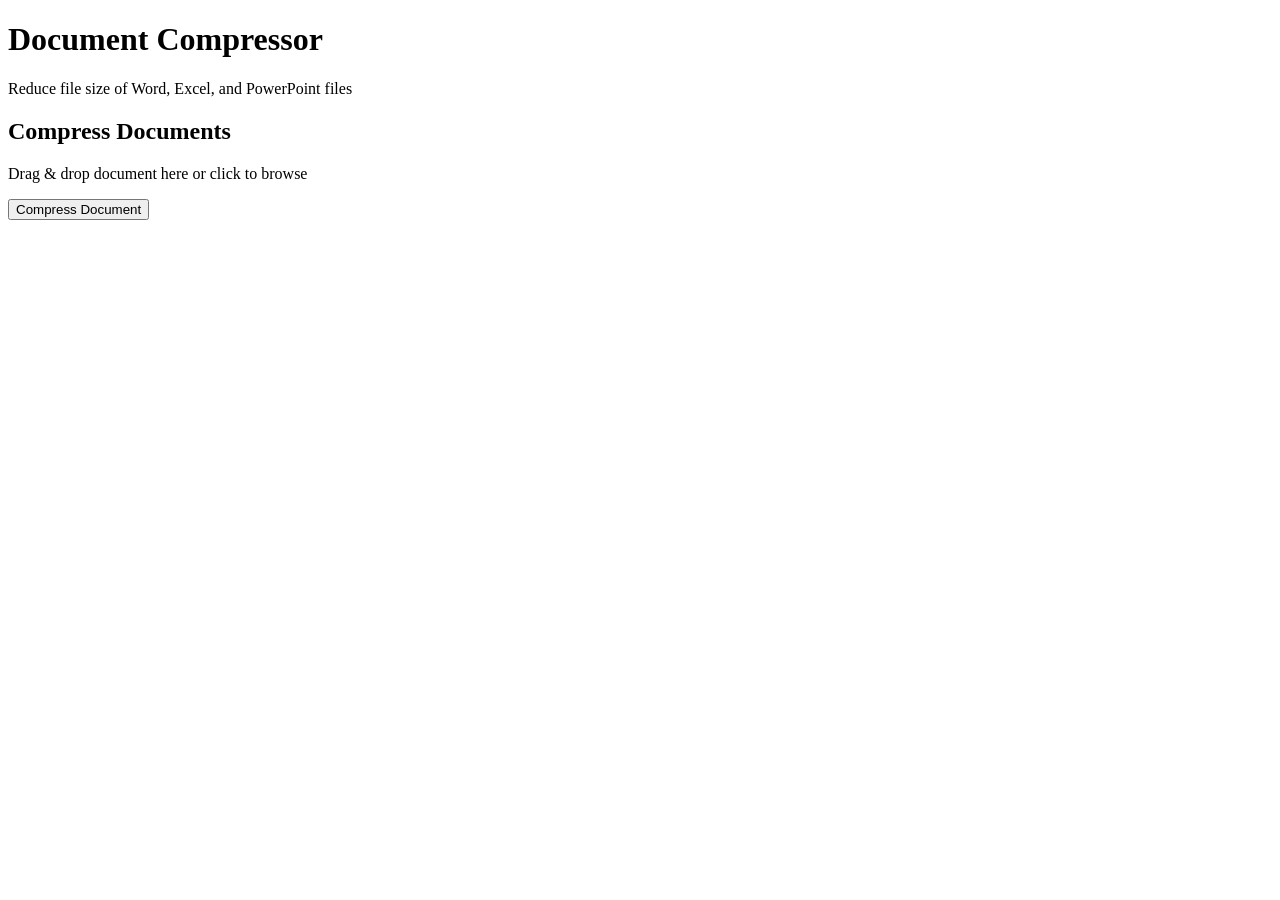
<file: doc_compressor.html>
<!DOCTYPE html>
<html lang="en">
<head>
  <!-- Same header styles -->
  <title>Document Compressor | Cosmos Tools</title>
</head>
<body>
  <header>
    <h1>Document Compressor</h1>
    <p>Reduce file size of Word, Excel, and PowerPoint files</p>
  </header>

  <div class="container">
    <div class="tool-card">
      <h2>Compress Documents</h2>
      
      <div class="drop-zone">
        <div style="font-size: 3rem; margin-bottom: 1rem;">
          <i class="fas fa-file-word"></i>
          <i class="fas fa-file-excel"></i>
          <i class="fas fa-file-powerpoint"></i>
        </div>
        <p>Drag & drop document here or click to browse</p>
        <input type="file" accept=".doc,.docx,.xls,.xlsx,.ppt,.pptx" style="display: none;">
      </div>

      <div class="file-info" style="margin: 1.5rem 0; display: none;" id="file-info">
        <!-- File info would appear here -->
      </div>

      <button class="btn">Compress Document</button>
    </div>
  </div>

  <div class="floating-ai" onclick="window.location.href='ai_assistant.html'">
    <i class="fas fa-robot"></i>
  </div>
</body>
</html>
</file>
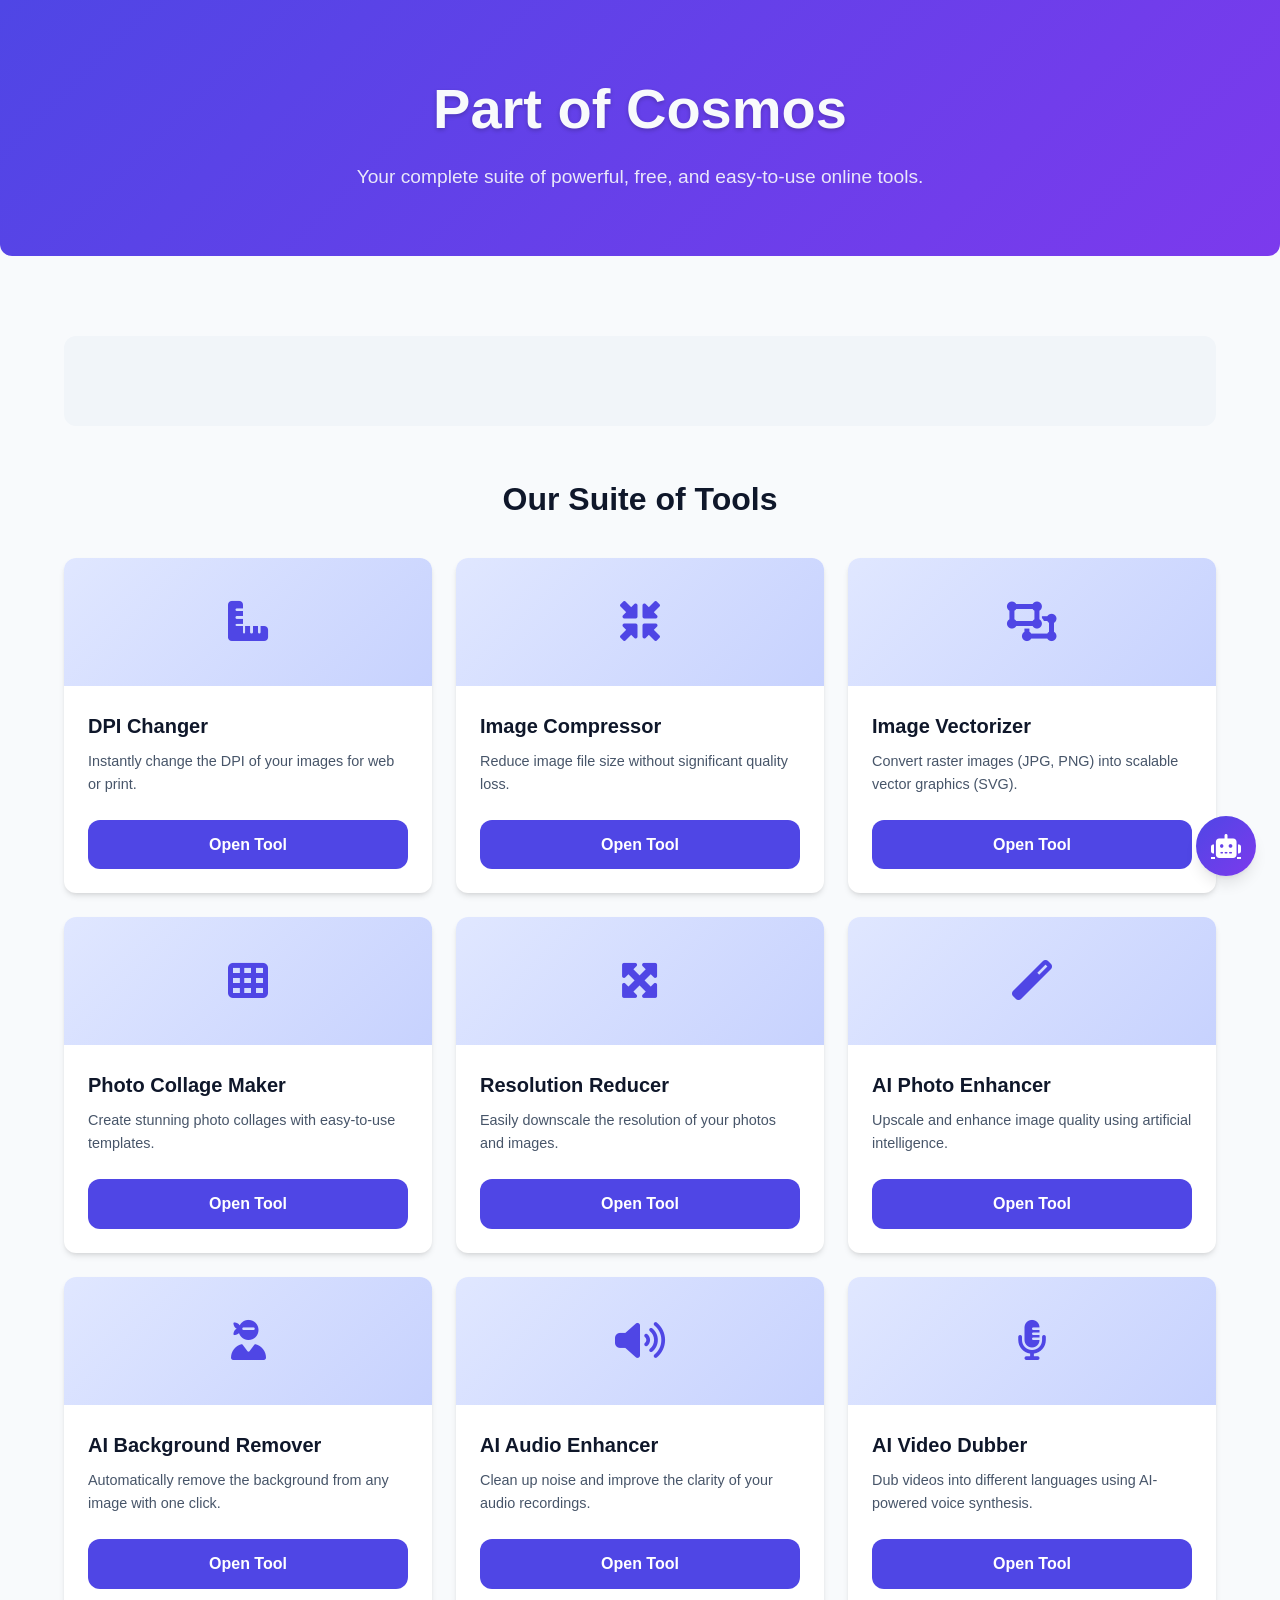
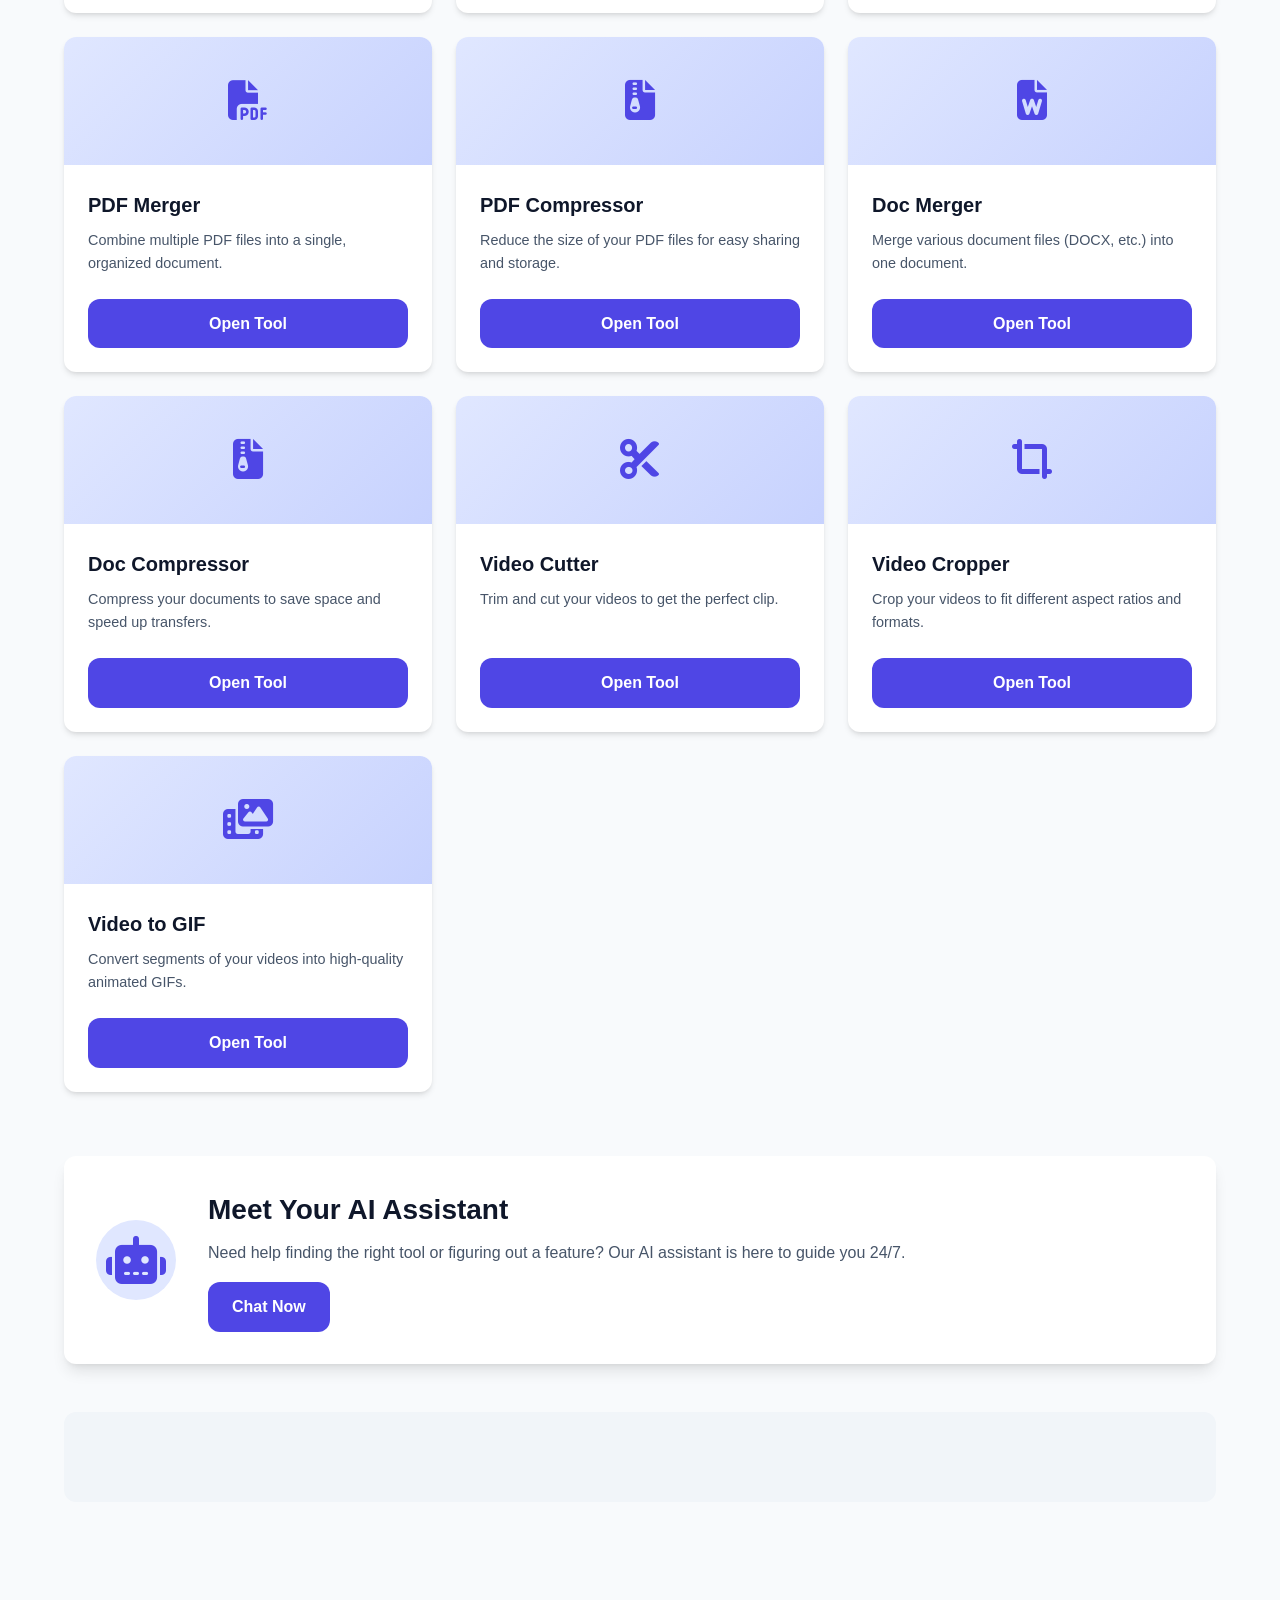
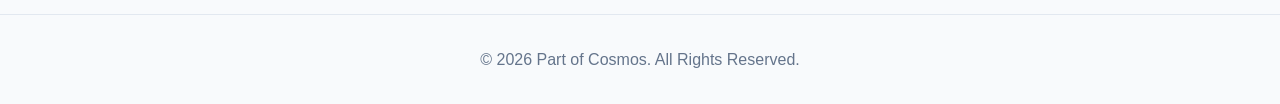
<file: home.html>
<!DOCTYPE html>
<html lang="en">
<head>
  <meta charset="UTF-8">
  <meta name="viewport" content="width=device-width, initial-scale=1.0">
  <title>Part of Cosmos - All-in-One Online Tools</title>
  <meta name="description" content="A complete suite of free online tools including PDF merger, image converters, AI enhancers, video editors, and more. Boost your productivity with Part of Cosmos.">
  <meta name="keywords" content="online tools, pdf merger, dpi changer, image compressor, ai enhancer, video editor, free tools">
  <link rel="stylesheet" href="https://cdnjs.cloudflare.com/ajax/libs/font-awesome/6.4.0/css/all.min.css">
  <script async src="https://pagead2.googlesyndication.com/pagead/js/adsbygoogle.js?client=ca-pub-6141344956835421"
     crossorigin="anonymous"></script>
  <style>
    /* Modern CSS Reset */
    *, *::before, *::after {
      box-sizing: border-box;
      margin: 0;
      padding: 0;
    }
    
    /* Variable-based Theming */
    :root {
      --primary-color: #4f46e5;
      --primary-hover: #4338ca;
      --secondary-color: #10b981;
      --bg-light: #f8fafc;
      --bg-dark: #1e293b;
      --text-light: #f8fafc;
      --text-dark: #0f172a;
      --border-color: #e2e8f0;
      --shadow: 0 4px 6px -1px rgba(0, 0, 0, 0.1), 0 2px 4px -2px rgba(0, 0, 0, 0.1);
      --shadow-lg: 0 10px 15px -3px rgba(0, 0, 0, 0.1), 0 4px 6px -4px rgba(0, 0, 0, 0.1);
      --radius: 12px;
      --transition: all 0.3s ease-in-out;
    }

    body {
      font-family: 'Inter', -apple-system, BlinkMacSystemFont, 'Segoe UI', Roboto, Helvetica, Arial, sans-serif;
      background-color: var(--bg-light);
      color: var(--text-dark);
      line-height: 1.6;
    }

    .container {
      width: 90%;
      max-width: 1280px;
      margin: 0 auto;
      padding: 2rem 0;
    }

    /* Header */
    .main-header {
      padding: 4rem 1rem;
      text-align: center;
      background: linear-gradient(135deg, var(--primary-color), #7c3aed);
      color: var(--text-light);
      border-bottom-left-radius: var(--radius);
      border-bottom-right-radius: var(--radius);
    }
    .main-header h1 {
      font-size: clamp(2.5rem, 5vw, 3.5rem);
      font-weight: 800;
      margin-bottom: 0.5rem;
      text-shadow: 0 2px 4px rgba(0,0,0,0.2);
    }
    .main-header p {
      font-size: clamp(1rem, 2.5vw, 1.2rem);
      max-width: 700px;
      margin: 0 auto;
      opacity: 0.9;
    }

    /* Section Titles */
    .section-title {
      text-align: center;
      font-size: 2rem;
      font-weight: 700;
      margin-bottom: 2rem;
      color: var(--text-dark);
    }

    /* Tool Grid */
    .tool-grid {
      display: grid;
      grid-template-columns: repeat(auto-fill, minmax(280px, 1fr));
      gap: 1.5rem;
    }

    .tool-card {
      background: white;
      border-radius: var(--radius);
      box-shadow: var(--shadow);
      overflow: hidden;
      transition: var(--transition);
      display: flex;
      flex-direction: column;
    }
    .tool-card:hover {
      transform: translateY(-8px);
      box-shadow: var(--shadow-lg);
    }
    .tool-card .tool-icon {
      font-size: 2.5rem;
      padding: 2rem;
      text-align: center;
      background: linear-gradient(135deg, #e0e7ff, #c7d2fe);
      color: var(--primary-color);
    }
    .tool-card .tool-content {
      padding: 1.5rem;
      flex-grow: 1;
      display: flex;
      flex-direction: column;
    }
    .tool-card h3 {
      font-size: 1.25rem;
      font-weight: 600;
      margin-bottom: 0.5rem;
    }
    .tool-card p {
      color: #475569;
      font-size: 0.9rem;
      margin-bottom: 1.5rem;
      flex-grow: 1;
    }
    .btn {
      display: inline-block;
      padding: 0.75rem 1.5rem;
      border-radius: var(--radius);
      font-weight: 600;
      text-align: center;
      text-decoration: none;
      transition: var(--transition);
      cursor: pointer;
      border: none;
      background-color: var(--primary-color);
      color: white;
    }
    .btn:hover {
      background-color: var(--primary-hover);
      transform: translateY(-2px);
    }

    /* AI Assistant Section */
    .ai-section {
      margin-top: 4rem;
      background: white;
      border-radius: var(--radius);
      box-shadow: var(--shadow-lg);
      padding: 2rem;
      display: flex;
      align-items: center;
      gap: 2rem;
      overflow: hidden;
      position: relative;
    }
     .ai-section .ai-icon {
      font-size: 3rem;
      color: var(--primary-color);
      background-color: #e0e7ff;
      min-width: 80px;
      height: 80px;
      border-radius: 50%;
      display: flex;
      align-items: center;
      justify-content: center;
    }
    .ai-section h2 {
      font-size: 1.75rem;
      font-weight: 700;
      margin-bottom: 0.5rem;
    }
    .ai-section p {
      margin-bottom: 1rem;
      color: #475569;
    }

    /* Ad Container */
    .ad-container {
      width: 100%;
      margin: 3rem auto;
      text-align: center;
      min-height: 90px;
      background-color: #f1f5f9;
      border-radius: var(--radius);
      display: flex;
      justify-content: center;
      align-items: center;
      padding: 1rem;
    }

    /* Floating AI button */
    .floating-ai {
      position: fixed;
      bottom: 1.5rem;
      right: 1.5rem;
      width: 60px;
      height: 60px;
      background: linear-gradient(135deg, var(--primary-color), #7c3aed);
      border-radius: 50%;
      display: flex;
      align-items: center;
      justify-content: center;
      color: white;
      font-size: 1.5rem;
      box-shadow: var(--shadow-lg);
      cursor: pointer;
      z-index: 1000;
      transition: var(--transition);
    }
    .floating-ai:hover {
      transform: scale(1.1) rotate(15deg);
    }

    /* Footer */
    footer {
      text-align: center;
      padding: 2rem;
      margin-top: 2rem;
      border-top: 1px solid var(--border-color);
      color: #64748b;
    }
    
    @media (max-width: 768px) {
        .ai-section {
            flex-direction: column;
            text-align: center;
        }
    }
  </style>
</head>
<body>

  <header class="main-header">
    <h1>Part of Cosmos</h1>
    <p>Your complete suite of powerful, free, and easy-to-use online tools.</p>
  </header>

  <main class="container">
    
    <div class="ad-container">
      <ins class="adsbygoogle"
           style="display:block"
           data-ad-client="ca-pub-6141344956835421"
           data-ad-slot="YOUR_AD_SLOT_ID_1"
           data-ad-format="auto"
           data-full-width-responsive="true"></ins>
      <script>(adsbygoogle = window.adsbygoogle || []).push({});</script>
    </div>

    <h2 class="section-title">Our Suite of Tools</h2>
    <div class="tool-grid">
      
      <!-- Image Tools -->
      <div class="tool-card">
        <div class="tool-icon"><i class="fas fa-ruler-combined"></i></div>
        <div class="tool-content">
          <h3>DPI Changer</h3>
          <p>Instantly change the DPI of your images for web or print.</p>
          <a href="index.html" class="btn">Open Tool</a>
        </div>
      </div>
      <div class="tool-card">
        <div class="tool-icon"><i class="fas fa-compress-arrows-alt"></i></div>
        <div class="tool-content">
          <h3>Image Compressor</h3>
          <p>Reduce image file size without significant quality loss.</p>
          <a href="image-compressor.html" class="btn">Open Tool</a>
        </div>
      </div>
      <div class="tool-card">
        <div class="tool-icon"><i class="fas fa-object-ungroup"></i></div>
        <div class="tool-content">
          <h3>Image Vectorizer</h3>
          <p>Convert raster images (JPG, PNG) into scalable vector graphics (SVG).</p>
          <a href="image-vectorizer.html" class="btn">Open Tool</a>
        </div>
      </div>
      <div class="tool-card">
        <div class="tool-icon"><i class="fas fa-th"></i></div>
        <div class="tool-content">
          <h3>Photo Collage Maker</h3>
          <p>Create stunning photo collages with easy-to-use templates.</p>
          <a href="photo-collage.html" class="btn">Open Tool</a>
        </div>
      </div>
       <div class="tool-card">
        <div class="tool-icon"><i class="fas fa-expand-arrows-alt"></i></div>
        <div class="tool-content">
          <h3>Resolution Reducer</h3>
          <p>Easily downscale the resolution of your photos and images.</p>
          <a href="resolution-reducer.html" class="btn">Open Tool</a>
        </div>
      </div>

      <!-- AI Tools -->
      <div class="tool-card">
        <div class="tool-icon"><i class="fas fa-magic"></i></div>
        <div class="tool-content">
          <h3>AI Photo Enhancer</h3>
          <p>Upscale and enhance image quality using artificial intelligence.</p>
          <a href="ai-photo-enhancer.html" class="btn">Open Tool</a>
        </div>
      </div>
      <div class="tool-card">
        <div class="tool-icon"><i class="fas fa-user-ninja"></i></div>
        <div class="tool-content">
          <h3>AI Background Remover</h3>
          <p>Automatically remove the background from any image with one click.</p>
          <a href="ai-background-remover.html" class="btn">Open Tool</a>
        </div>
      </div>
      <div class="tool-card">
        <div class="tool-icon"><i class="fas fa-volume-up"></i></div>
        <div class="tool-content">
          <h3>AI Audio Enhancer</h3>
          <p>Clean up noise and improve the clarity of your audio recordings.</p>
          <a href="ai-audio-enhancer.html" class="btn">Open Tool</a>
        </div>
      </div>
      <div class="tool-card">
        <div class="tool-icon"><i class="fas fa-microphone-alt"></i></div>
        <div class="tool-content">
          <h3>AI Video Dubber</h3>
          <p>Dub videos into different languages using AI-powered voice synthesis.</p>
          <a href="ai-video-dubber.html" class="btn">Open Tool</a>
        </div>
      </div>

      <!-- PDF & Document Tools -->
      <div class="tool-card">
        <div class="tool-icon"><i class="fas fa-file-pdf"></i></div>
        <div class="tool-content">
          <h3>PDF Merger</h3>
          <p>Combine multiple PDF files into a single, organized document.</p>
          <a href="pdf-merger.html" class="btn">Open Tool</a>
        </div>
      </div>
      <div class="tool-card">
        <div class="tool-icon"><i class="fas fa-file-archive"></i></div>
        <div class="tool-content">
          <h3>PDF Compressor</h3>
          <p>Reduce the size of your PDF files for easy sharing and storage.</p>
          <a href="pdf-compressor.html" class="btn">Open Tool</a>
        </div>
      </div>
       <div class="tool-card">
        <div class="tool-icon"><i class="fas fa-file-word"></i></div>
        <div class="tool-content">
          <h3>Doc Merger</h3>
          <p>Merge various document files (DOCX, etc.) into one document.</p>
          <a href="doc-merger.html" class="btn">Open Tool</a>
        </div>
      </div>
      <div class="tool-card">
        <div class="tool-icon"><i class="fas fa-file-zipper"></i></div>
        <div class="tool-content">
          <h3>Doc Compressor</h3>
          <p>Compress your documents to save space and speed up transfers.</p>
          <a href="doc-compressor.html" class="btn">Open Tool</a>
        </div>
      </div>

      <!-- Video Tools -->
      <div class="tool-card">
        <div class="tool-icon"><i class="fas fa-cut"></i></div>
        <div class="tool-content">
          <h3>Video Cutter</h3>
          <p>Trim and cut your videos to get the perfect clip.</p>
          <a href="video-cutter.html" class="btn">Open Tool</a>
        </div>
      </div>
      <div class="tool-card">
        <div class="tool-icon"><i class="fas fa-crop-alt"></i></div>
        <div class="tool-content">
          <h3>Video Cropper</h3>
          <p>Crop your videos to fit different aspect ratios and formats.</p>
          <a href="video-cropper.html" class="btn">Open Tool</a>
        </div>
      </div>
      <div class="tool-card">
        <div class="tool-icon"><i class="fas fa-photo-video"></i></div>
        <div class="tool-content">
          <h3>Video to GIF</h3>
          <p>Convert segments of your videos into high-quality animated GIFs.</p>
          <a href="video-to-gif.html" class="btn">Open Tool</a>
        </div>
      </div>
    </div>

    <!-- AI Assistant Section -->
    <div class="ai-section">
        <div class="ai-icon"><i class="fas fa-robot"></i></div>
        <div class="ai-content">
            <h2>Meet Your AI Assistant</h2>
            <p>Need help finding the right tool or figuring out a feature? Our AI assistant is here to guide you 24/7.</p>
            <a href="ai_assistant.html" class="btn">Chat Now</a>
        </div>
    </div>

    <!-- Bottom Ad Container -->
    <div class="ad-container">
      <ins class="adsbygoogle"
           style="display:block"
           data-ad-client="ca-pub-6141344956835421"
           data-ad-slot="2038094061"
           data-ad-format="auto"
           data-full-width-responsive="true"></ins>
      <script>(adsbygoogle = window.adsbygoogle || []).push({});</script>
    </div>

  </main>

  <!-- Floating AI Button -->
  <a href="ai_assistant.html" class="floating-ai" aria-label="Chat with AI Assistant">
    <i class="fas fa-robot"></i>
  </a>

  <footer>
    <p>© <span id="currentYear"></span> Part of Cosmos. All Rights Reserved.</p>
  </footer>

  <script>
    document.getElementById('currentYear').textContent = new Date().getFullYear();

    // Fade-in animation for tool cards on scroll
    document.addEventListener('DOMContentLoaded', function() {
      const observer = new IntersectionObserver((entries) => {
        entries.forEach(entry => {
          if (entry.isIntersecting) {
            entry.target.style.opacity = 1;
            entry.target.style.transform = 'translateY(0)';
            observer.unobserve(entry.target);
          }
        });
      }, { threshold: 0.1 });

      document.querySelectorAll('.tool-card').forEach(card => {
        card.style.opacity = 0;
        card.style.transform = 'translateY(20px)';
        card.style.transition = 'opacity 0.5s ease-out, transform 0.5s ease-out';
        observer.observe(card);
      });
    });
  </script>

</body>
</html>
</file>
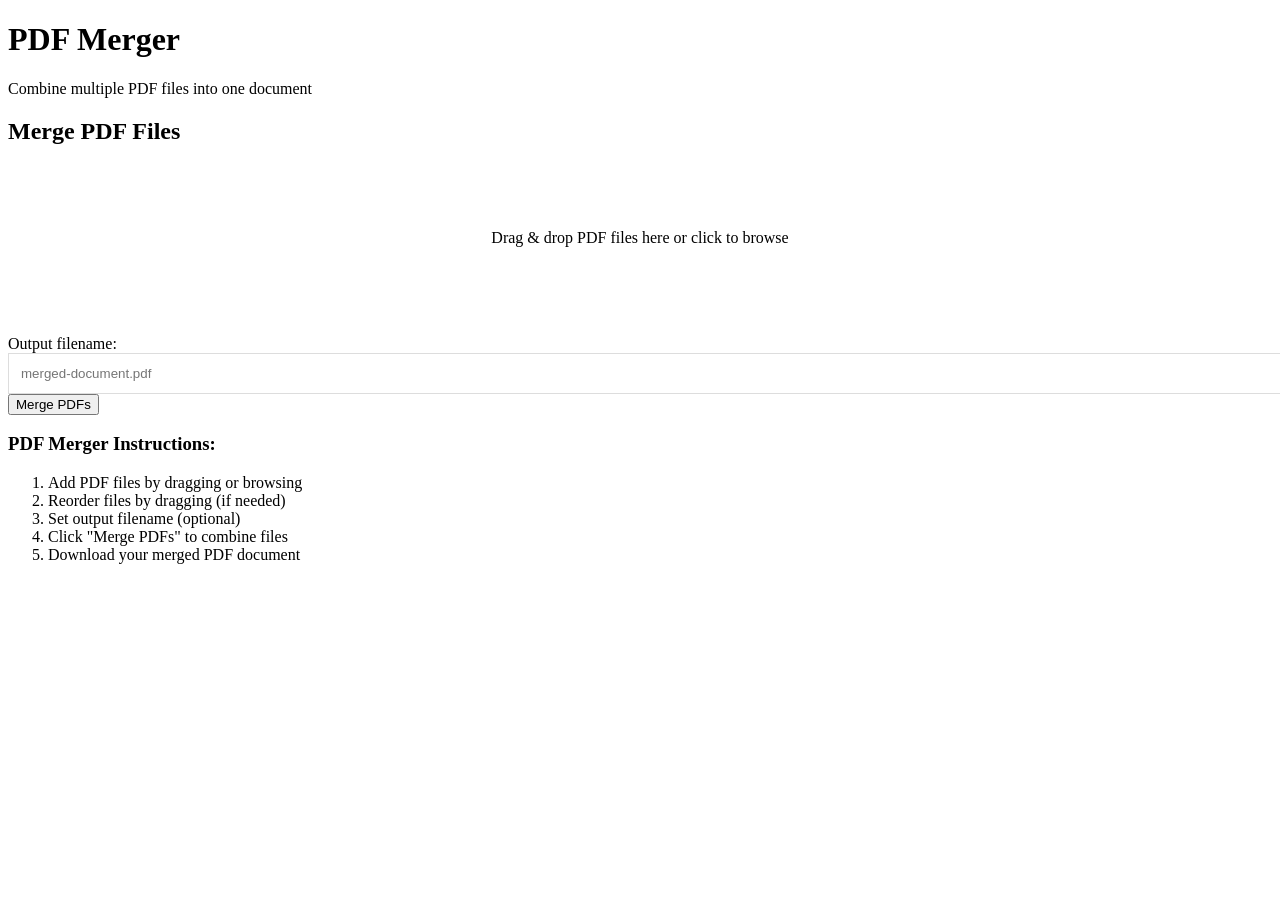
<file: pdf_merger.html>
<!DOCTYPE html>
<html lang="en">
<head>
  <!-- Same header styles as index.html -->
  <title>PDF Merger | Cosmos Tools</title>
  <style>
    /* Same base styles as index.html */
    .drop-zone {
      border: 2px dashed var(--gray);
      border-radius: var(--radius);
      padding: 3rem;
      text-align: center;
      margin-bottom: 1.5rem;
      cursor: pointer;
      transition: all 0.3s;
    }
    .drop-zone:hover {
      border-color: var(--primary);
      background: rgba(99, 102, 241, 0.05);
    }
    .file-list {
      margin: 1.5rem 0;
    }
    .file-item {
      display: flex;
      justify-content: space-between;
      padding: 0.75rem;
      border-bottom: 1px solid #eee;
    }
    .file-item:last-child {
      border-bottom: none;
    }
    .file-remove {
      color: var(--danger);
      cursor: pointer;
    }
  </style>
</head>
<body>
  <header>
    <h1>PDF Merger</h1>
    <p>Combine multiple PDF files into one document</p>
  </header>

  <div class="container">
    <div class="tool-card">
      <h2>Merge PDF Files</h2>
      <div class="drop-zone" id="drop-zone">
        <i class="fas fa-file-pdf" style="font-size: 3rem; color: var(--primary); margin-bottom: 1rem;"></i>
        <p>Drag & drop PDF files here or click to browse</p>
        <input type="file" id="file-input" accept=".pdf" multiple style="display: none;">
      </div>

      <div class="file-list" id="file-list">
        <!-- Files will appear here -->
      </div>

      <div class="form-group">
        <label for="output-name">Output filename:</label>
        <input type="text" id="output-name" class="tool-card" placeholder="merged-document.pdf" style="width: 100%; padding: 0.75rem; border: 1px solid #ddd; border-radius: var(--radius);">
      </div>

      <button class="btn" id="merge-btn">Merge PDFs</button>
    </div>

    <div class="instructions">
      <h3>PDF Merger Instructions:</h3>
      <ol>
        <li>Add PDF files by dragging or browsing</li>
        <li>Reorder files by dragging (if needed)</li>
        <li>Set output filename (optional)</li>
        <li>Click "Merge PDFs" to combine files</li>
        <li>Download your merged PDF document</li>
      </ol>
    </div>
  </div>

  <div class="floating-ai" onclick="window.location.href='ai_assistant.html'">
    <i class="fas fa-robot"></i>
  </div>

  <script>
    // PDF merger functionality would go here
    document.getElementById('drop-zone').addEventListener('click', function() {
      document.getElementById('file-input').click();
    });

    document.getElementById('merge-btn').addEventListener('click', function() {
      alert('In a real implementation, this would merge the PDFs. For now, it just shows this message.');
    });
  </script>
</body>
</html>
</file>
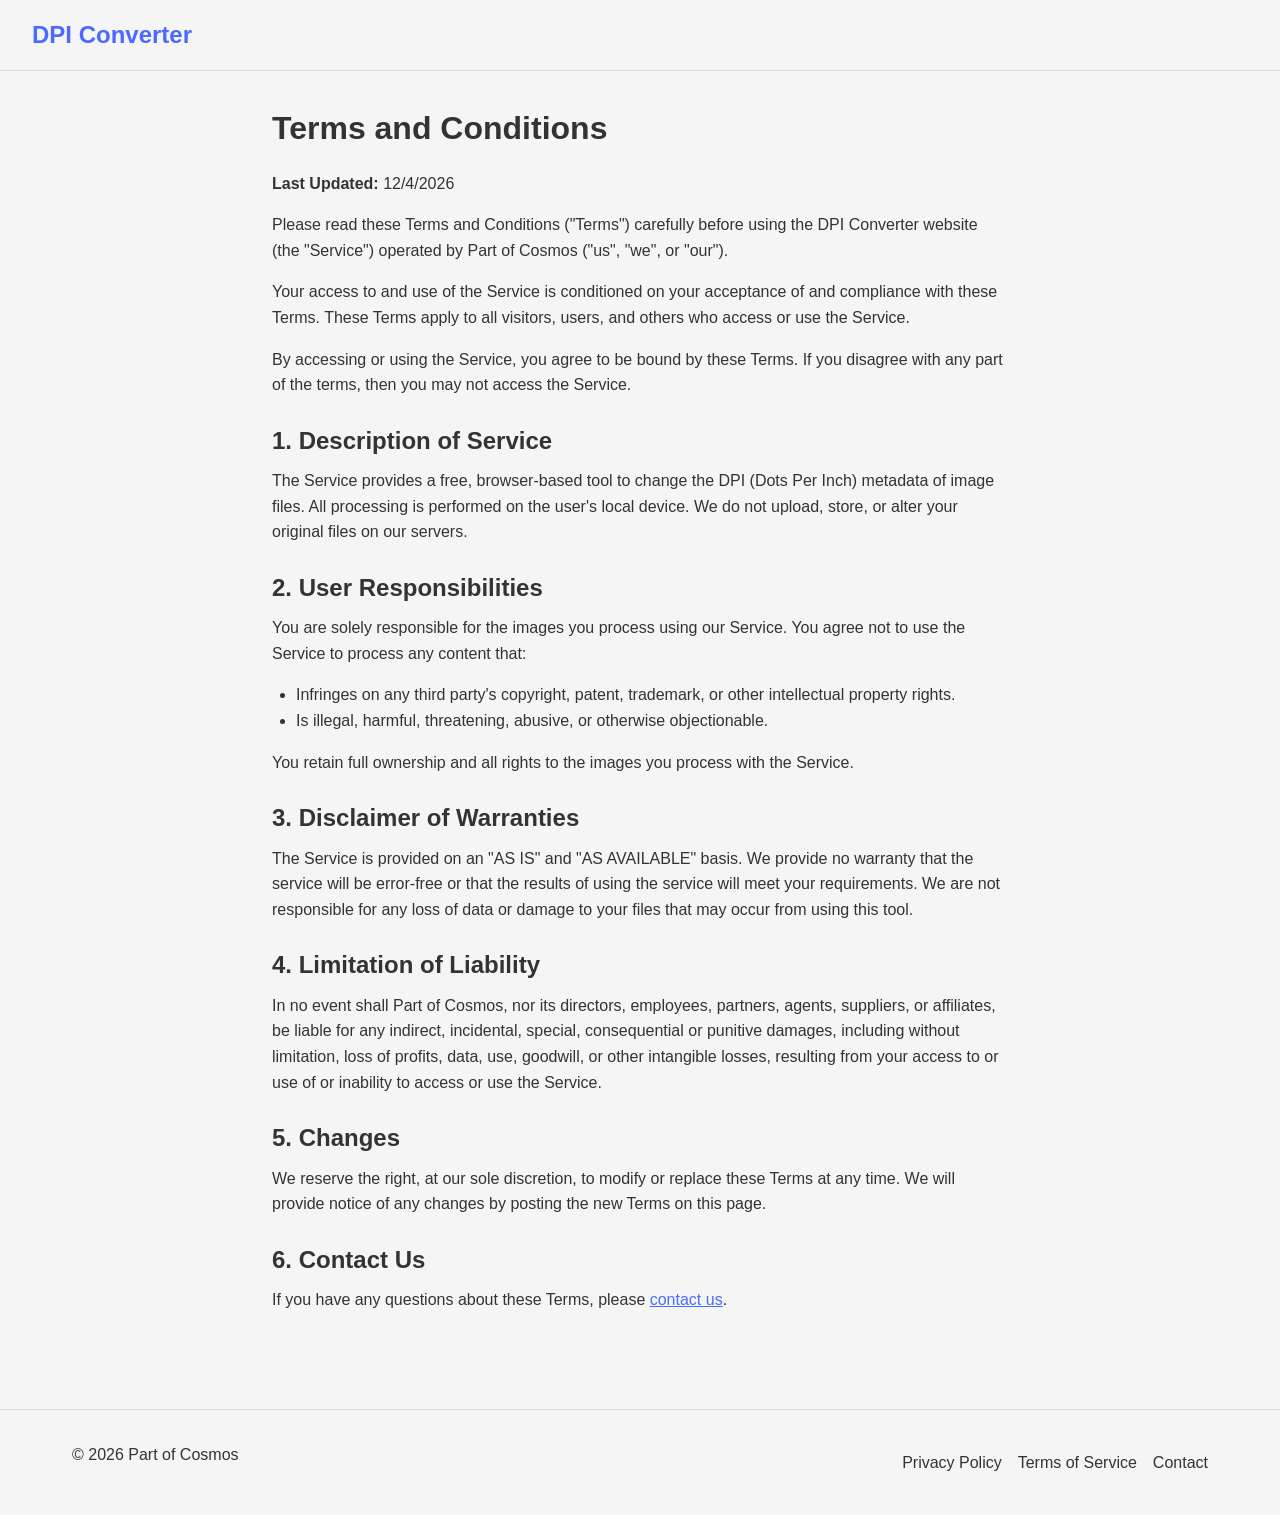
<file: terms.html>
<!DOCTYPE html>
<html lang="en">
<head>
  <meta name="google-adsense-account" content="ca-pub-6141344956835421">
  <meta charset="UTF-8">
  <meta name="viewport" content="width=device-width, initial-scale=1.0">
  <title>Terms and Conditions | DPI Converter</title>
  <meta name="robots" content="noindex, nofollow">
  <style>
    /* You can use the same CSS as the privacy policy page */
    :root { --bg-color: #f5f5f5; --text-color: #333; --primary-color: #4a6bff; --secondary-color: #f0f0f0; --border-color: #ddd; }
    .dark-mode { --bg-color: #1a1a1a; --text-color: #f5f5f5; --primary-color: #5d8aff; --secondary-color: #2a2a2a; --border-color: #444; }
    * { box-sizing: border-box; margin: 0; padding: 0; font-family: -apple-system, BlinkMacSystemFont, 'Segoe UI', Roboto, Oxygen, Ubuntu, Cantarell, 'Open Sans', 'Helvetica Neue', sans-serif; }
    body { min-height: 100vh; display: flex; flex-direction: column; background-color: var(--bg-color); color: var(--text-color); transition: background-color 0.3s, color 0.3s; line-height: 1.6; }
    header { padding: 1rem 2rem; display: flex; justify-content: space-between; align-items: center; border-bottom: 1px solid var(--border-color); }
    .logo a { font-size: 1.5rem; font-weight: bold; color: var(--primary-color); text-decoration: none; }
    main { flex: 1; max-width: 800px; margin: 2rem auto; padding: 0 2rem; width: 100%; }
    h1 { margin-bottom: 1rem; }
    h2 { margin-top: 1.5rem; margin-bottom: 0.5rem; }
    p, ul { margin-bottom: 1rem; }
    ul { padding-left: 1.5rem; }
    a { color: var(--primary-color); }
    footer { width: 100%; padding: 2rem 0; border-top: 1px solid var(--border-color); margin-top: 3rem; }
    .footer-content { max-width: 1200px; margin: 0 auto; display: flex; justify-content: space-between; align-items: center; padding: 0 2rem; }
    .footer-links { display: flex; gap: 1rem; }
    .footer-links a { color: var(--text-color); text-decoration: none; }
    .footer-links a:hover { text-decoration: underline; }
  </style>
</head>
<body>
  <header>
    <div class="logo"><a href="index.html">DPI Converter</a></div>
  </header>

  <main>
    <h1>Terms and Conditions</h1>
    <p><strong>Last Updated:</strong> <span id="lastUpdated"></span></p>

    <p>Please read these Terms and Conditions ("Terms") carefully before using the DPI Converter website (the "Service") operated by Part of Cosmos ("us", "we", or "our").</p>
    <p>Your access to and use of the Service is conditioned on your acceptance of and compliance with these Terms. These Terms apply to all visitors, users, and others who access or use the Service.</p>
    <p>By accessing or using the Service, you agree to be bound by these Terms. If you disagree with any part of the terms, then you may not access the Service.</p>

    <h2>1. Description of Service</h2>
    <p>The Service provides a free, browser-based tool to change the DPI (Dots Per Inch) metadata of image files. All processing is performed on the user's local device. We do not upload, store, or alter your original files on our servers.</p>

    <h2>2. User Responsibilities</h2>
    <p>You are solely responsible for the images you process using our Service. You agree not to use the Service to process any content that:</p>
    <ul>
        <li>Infringes on any third party's copyright, patent, trademark, or other intellectual property rights.</li>
        <li>Is illegal, harmful, threatening, abusive, or otherwise objectionable.</li>
    </ul>
    <p>You retain full ownership and all rights to the images you process with the Service.</p>
    
    <h2>3. Disclaimer of Warranties</h2>
    <p>The Service is provided on an "AS IS" and "AS AVAILABLE" basis. We provide no warranty that the service will be error-free or that the results of using the service will meet your requirements. We are not responsible for any loss of data or damage to your files that may occur from using this tool.</p>

    <h2>4. Limitation of Liability</h2>
    <p>In no event shall Part of Cosmos, nor its directors, employees, partners, agents, suppliers, or affiliates, be liable for any indirect, incidental, special, consequential or punitive damages, including without limitation, loss of profits, data, use, goodwill, or other intangible losses, resulting from your access to or use of or inability to access or use the Service.</p>
    
    <h2>5. Changes</h2>
    <p>We reserve the right, at our sole discretion, to modify or replace these Terms at any time. We will provide notice of any changes by posting the new Terms on this page.</p>

    <h2>6. Contact Us</h2>
    <p>If you have any questions about these Terms, please <a href="mailto:partofcosmmos@gmail.com">contact us</a>.</p>
  </main>

  <footer>
    <div class="footer-content">
      <p>© <span id="currentYear"></span> Part of Cosmos</p>
      <div class="footer-links">
        <a href="privacy.html">Privacy Policy</a>
        <a href="terms.html">Terms of Service</a>
        <a href="mailto:partofcosmmos@gmail.com">Contact</a>
      </div>
    </div>
  </footer>

  <script>
    document.getElementById('currentYear').textContent = new Date().getFullYear();
    document.getElementById('lastUpdated').textContent = new Date(document.lastModified).toLocaleDateString();
    // Again, replace email here
    const mailtoLinks = document.querySelectorAll('a[href^="mailto:"]');
    mailtoLinks.forEach(link => link.href = "mailto:partofcosmmos@gmail.com");
  </script>
</body>
</html>
</file>
